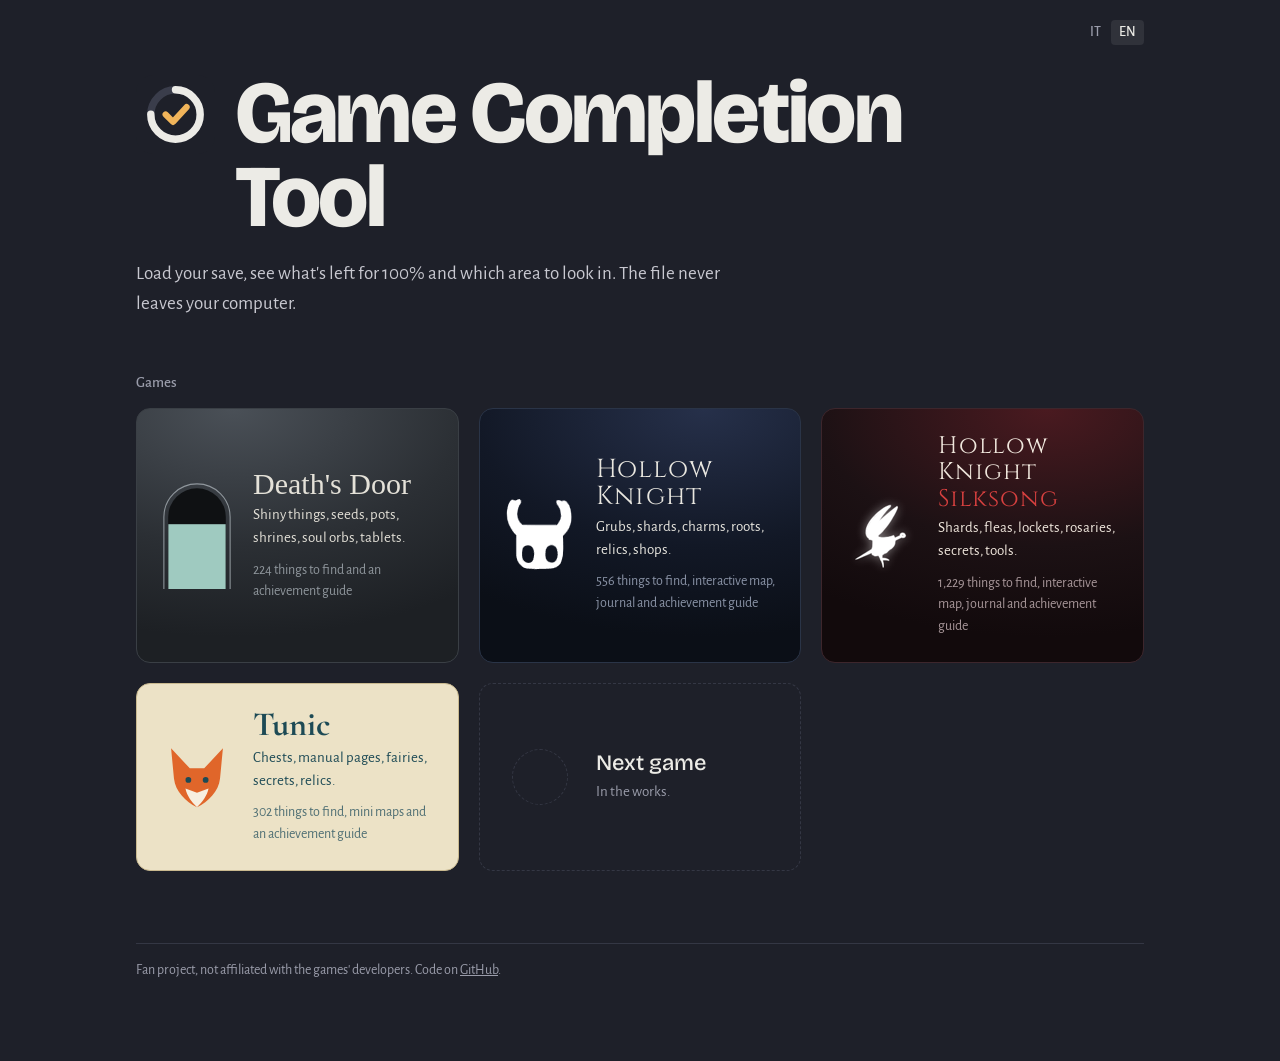
<file: index.html>
<!doctype html>
<html lang="en">
<head>
<meta charset="utf-8">
<meta name="viewport" content="width=device-width, initial-scale=1">
<title>Game Completion Tool</title>
<meta name="description" content="Load your save and see what's left for 100% and where to find it. Death's Door, Hollow Knight, Silksong and Tunic.">
<meta property="og:type" content="website">
<meta property="og:site_name" content="Game Completion Tool">
<meta property="og:title" content="Game Completion Tool">
<meta property="og:description" content="Load your save and see what's left for 100% and where to find it. Death's Door, Hollow Knight, Silksong and Tunic.">
<meta property="og:url" content="https://vincenzomarotta.github.io/game-completion-tool/">
<meta property="og:image" content="https://vincenzomarotta.github.io/game-completion-tool/og.png">
<meta property="og:image:width" content="1200">
<meta property="og:image:height" content="630">
<meta name="twitter:card" content="summary_large_image">
<link rel="icon" href="favicon.svg" type="image/svg+xml">
<link rel="apple-touch-icon" href="apple-touch-icon.png">
<link rel="preconnect" href="https://fonts.googleapis.com">
<link rel="preconnect" href="https://fonts.gstatic.com" crossorigin>
<link href="https://fonts.googleapis.com/css2?family=Bricolage+Grotesque:opsz,wght@12..96,500;12..96,800&family=Alegreya+Sans:wght@400;500&family=IM+Fell+English&family=Cinzel&family=Cormorant+Garamond:wght@700&display=swap" rel="stylesheet">
<style>
:root{
  --bg:#1e2029; --ink:#ecebe6; --dim:#9a9caa; --rule:#343744;
  --display:"Bricolage Grotesque",system-ui,sans-serif; --body:"Alegreya Sans",system-ui,sans-serif;
}
*{box-sizing:border-box}
body{margin:0;background:var(--bg);color:var(--ink);font:17px/1.55 var(--body)}
main{max-width:1040px;margin:0 auto;padding:72px 16px 80px;position:relative}
.lang{position:absolute;top:20px;right:16px;display:flex;gap:2px}
.lang button{font:500 14px var(--body);color:var(--dim);background:none;border:0;padding:4px 8px;cursor:pointer;border-radius:4px}
.lang button[aria-pressed=true]{color:var(--ink);background:rgba(255,255,255,.08)}
:focus-visible{outline:2px solid var(--ink);outline-offset:4px}
h1{font:800 clamp(44px,8vw,88px)/.95 var(--display);letter-spacing:-.03em;margin:0 0 20px;max-width:9em}
h1{display:flex;align-items:flex-start;gap:.22em}
h1 .logo{width:.9em;height:.9em;flex:none;margin-top:.03em}
.lede{font-size:19px;color:#c8c8d0;max-width:32em;margin:0 0 56px}
h2{font:500 15px var(--body);color:var(--dim);margin:0 0 16px}
.shelf{display:grid;grid-template-columns:repeat(auto-fill,minmax(300px,1fr));gap:20px}

/* each game card carries its own game's palette */
.game{display:grid;grid-template-columns:72px 1fr;gap:20px;align-items:center;padding:24px;border-radius:14px;text-decoration:none;color:inherit;min-height:160px}
.game h3{margin:0 0 4px}
.game p{margin:0;font-size:15px}
.game .tracks{margin-top:10px;font-size:14px}

.dd{background:radial-gradient(ellipse 120% 90% at 30% 0%,#4a5057,#2b2f34 60%,#1d2024);color:#e4e1d8;border:1px solid #3a3f45;transition:border-color .2s}
.dd:hover{border-color:#b9eadf}
.dd h3{font:400 30px/1.05 "IM Fell English",Georgia,serif}
.dd .tracks{color:#8f969c}
.dd svg .light{fill:#b9eadf;opacity:.85}
.dd svg .frame{fill:none;stroke:#8f969c;stroke-width:3}
.dd:hover svg .frame{stroke:#b9eadf}

.hk{background:radial-gradient(ellipse 120% 90% at 70% 0%,#26304a,#121826 60%,#0b0f17);color:#e8e6df;border:1px solid #2a3447;transition:border-color .2s}
.hk:hover{border-color:#f4f1e8}
.hk h3{font:400 26px/1.05 "Cinzel",Georgia,serif;letter-spacing:.05em}
.hk .tracks{color:#8a93a6}

.tunic{background:#ece2c6;color:#1d4a55;border:1px solid #c9b98f;transition:box-shadow .2s}
.tunic:hover{box-shadow:4px 4px 0 #c9962e}
.tunic h3{font:700 34px/1 "Cormorant Garamond",Georgia,serif}
.tunic .tracks{color:#4f6f74}

.ss{background:radial-gradient(ellipse 120% 90% at 70% 0%,#4a1a20,#1c1114 60%,#120a0c);color:#efe6dc;border:1px solid #3d262c;transition:border-color .2s}
.ss:hover{border-color:#d6403f}
.ss h3{font:400 24px/1.1 "Cinzel",Georgia,serif;letter-spacing:.04em}
.ss h3 span{color:#d6403f}
.ss .tracks{color:#a8979a}

.soon{border:1.5px dashed var(--rule);color:var(--dim)}
.soon h3{font:500 22px var(--display);color:var(--ink)}
.soon .slot{width:56px;height:56px;border-radius:50%;border:1.5px dashed var(--rule);justify-self:center}

footer{margin-top:72px;font-size:14px;color:var(--dim);border-top:1px solid var(--rule);padding-top:16px}
footer a{color:var(--dim)}
@media (max-width:480px){main{padding-top:48px}.game{grid-template-columns:56px 1fr;padding:20px}}
</style>
</head>
<body>
<main>
<div class="lang" role="group" aria-label="Language"><button type="button" data-lang="it">IT</button><button type="button" data-lang="en">EN</button></div>
<h1><img class="logo" src="favicon.svg" alt="" width="80" height="80"><span>Game Completion Tool</span></h1>
<p class="lede" data-i18n="lede"></p>

<h2 data-i18n="games"></h2>
<div class="shelf">
  <a class="game dd" href="deaths-door/">
    <svg viewBox="0 0 200 300" aria-hidden="true">
      <clipPath id="ddArch"><path d="M20 300V100A80 80 0 0 1 180 100V300Z"/></clipPath>
      <path d="M20 300V100A80 80 0 0 1 180 100V300Z" fill="#0f1113"/>
      <rect class="light" x="0" y="120" width="200" height="180" clip-path="url(#ddArch)"/>
      <path class="frame" d="M8 300V100A92 92 0 0 1 192 100V300"/>
    </svg>
    <div>
      <h3>Death's Door</h3>
      <p data-i18n="ddWhat"></p>
      <p class="tracks" data-i18n="ddCount"></p>
    </div>
  </a>

  <a class="game hk" href="hollow-knight/">
    <img src="knight.png" alt="" width="69" height="74" style="justify-self:center;image-rendering:auto">
    <div>
      <h3>Hollow Knight</h3>
      <p data-i18n="hkWhat"></p>
      <p class="tracks" data-i18n="hkCount"></p>
    </div>
  </a>

  <a class="game ss" href="silksong/">
    <img src="hornet.png" alt="" style="justify-self:center;max-width:72px">
    <div>
      <h3>Hollow Knight <span>Silksong</span></h3>
      <p data-i18n="ssWhat"></p>
      <p class="tracks" data-i18n="ssCount"></p>
    </div>
  </a>

  <a class="game tunic" href="tunic/">
    <svg viewBox="0 0 100 100" aria-hidden="true">
      <path d="M14 10 40 38H60L86 10 82 52C80 70 66 84 50 92 34 84 20 70 18 52Z" fill="#e0662a"/>
      <path d="M50 92C42 84 36 76 34 66L50 72 66 66C64 76 58 84 50 92Z" fill="#f7efe0"/>
      <circle cx="38" cy="54" r="4" fill="#1d4a55"/><circle cx="62" cy="54" r="4" fill="#1d4a55"/>
    </svg>
    <div>
      <h3>Tunic</h3>
      <p data-i18n="tuWhat"></p>
      <p class="tracks" data-i18n="tuCount"></p>
    </div>
  </a>

  <div class="game soon">
    <span class="slot" aria-hidden="true"></span>
    <div>
      <h3 data-i18n="next"></h3>
      <p data-i18n="wip"></p>
    </div>
  </div>
</div>

<footer data-i18n="footer"></footer>
</main>
<script src="i18n.js"></script>
<script>
const GH = '<a href="https://github.com/vincenzomarotta/game-completion-tool">GitHub</a>';
I18N.init({
  it: {
    lede: "Carica il salvataggio, scopri cosa ti manca per il 100% e in quale zona andarlo a cercare. Il file non lascia mai il tuo computer.",
    games: "Giochi", ddWhat: "Oggetti luccicanti, semi, vasi, santuari, sfere d'anima, tavolette.", ddCount: "224 cose da trovare e guida agli obiettivi",
    hkWhat: "Larve, frammenti, amuleti, radici, reliquie, negozi.", hkCount: "556 cose da trovare, mappa interattiva, diario e guida agli obiettivi",
    ssWhat: "Frammenti, pulci, medaglioni, rosari, segreti, strumenti.", ssCount: "1.229 cose da trovare, mappa interattiva, diario e guida agli obiettivi",
    tuWhat: "Forzieri, pagine del manuale, fate, segreti, reliquie.", tuCount: "302 cose da trovare, mini-mappe e guida agli obiettivi",
    next: "Prossimo gioco", wip: "In lavorazione.",
    footer: `Progetto amatoriale, non affiliato con gli sviluppatori dei giochi. Codice su ${GH}.`,
  },
  en: {
    lede: "Load your save, see what's left for 100% and which area to look in. The file never leaves your computer.",
    games: "Games", ddWhat: "Shiny things, seeds, pots, shrines, soul orbs, tablets.", ddCount: "224 things to find and an achievement guide",
    hkWhat: "Grubs, shards, charms, roots, relics, shops.", hkCount: "556 things to find, interactive map, journal and achievement guide",
    ssWhat: "Shards, fleas, lockets, rosaries, secrets, tools.", ssCount: "1,229 things to find, interactive map, journal and achievement guide",
    tuWhat: "Chests, manual pages, fairies, secrets, relics.", tuCount: "302 things to find, mini maps and an achievement guide",
    next: "Next game", wip: "In the works.",
    footer: `Fan project, not affiliated with the games' developers. Code on ${GH}.`,
  },
});
</script>
</body>
</html>
</file>
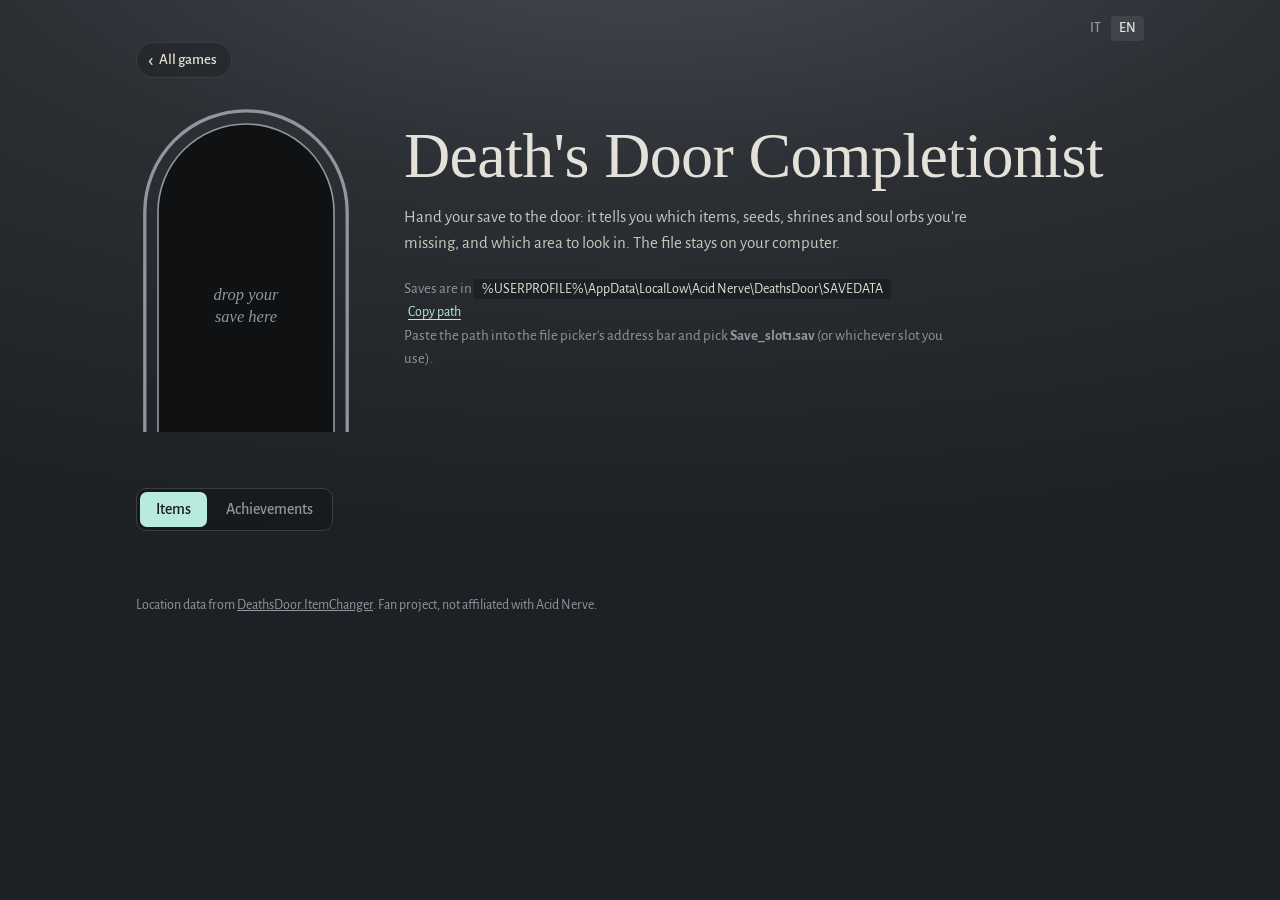
<file: deaths-door/index.html>
<!doctype html>
<html lang="en">
<head>
<meta charset="utf-8">
<meta name="viewport" content="width=device-width, initial-scale=1">
<title>Death's Door Completionist</title>
<meta name="description" content="Load your Death's Door save and see which shiny things, seeds, shrines and tablets are still missing, and where.">
<meta property="og:type" content="website">
<meta property="og:site_name" content="Game Completion Tool">
<meta property="og:title" content="Death's Door Completionist">
<meta property="og:description" content="Load your Death's Door save and see which shiny things, seeds, shrines and tablets are still missing, and where.">
<meta property="og:url" content="https://vincenzomarotta.github.io/game-completion-tool/deaths-door/">
<meta property="og:image" content="https://vincenzomarotta.github.io/game-completion-tool/og.png">
<meta property="og:image:width" content="1200">
<meta property="og:image:height" content="630">
<meta name="twitter:card" content="summary_large_image">
<link rel="icon" href="../favicon.svg" type="image/svg+xml">
<link rel="apple-touch-icon" href="../apple-touch-icon.png">
<link rel="preconnect" href="https://fonts.googleapis.com">
<link rel="preconnect" href="https://fonts.gstatic.com" crossorigin>
<link href="https://fonts.googleapis.com/css2?family=IM+Fell+English:ital@0;1&family=Alegreya+Sans:wght@400;500;700&display=swap" rel="stylesheet">
<link rel="stylesheet" href="../ach.css">
<style>
:root{
  --fog:#2b2f34; --fog-deep:#1d2024; --stone:#3a3f45; --ash:#8f969c;
  --bone:#e4e1d8; --soul:#b9eadf; --ember:#d0473b;
  --display:"IM Fell English",Georgia,serif; --body:"Alegreya Sans",system-ui,sans-serif;
}
*{box-sizing:border-box}
body{
  margin:0;color:var(--bone);font:17px/1.55 var(--body);
  background:var(--fog-deep) radial-gradient(ellipse 120% 70% at 50% -10%,#454b52 0%,var(--fog) 45%,var(--fog-deep) 100%) no-repeat;
  min-height:100vh;
}
main{max-width:1040px;margin:0 auto;padding:48px 16px 80px;position:relative}
:focus-visible{outline:2px solid var(--soul);outline-offset:3px}

/* hero: the door is the upload target */
.hero{display:grid;grid-template-columns:auto 1fr;gap:48px;align-items:center}
.door{position:relative;width:220px;cursor:pointer;display:block}
.door input{position:absolute;opacity:0;width:1px;height:1px}
.door svg{display:block;width:100%;height:auto;overflow:visible}
.door .frame{fill:none;stroke:var(--ash);stroke-width:3;transition:stroke .2s}
.door .void{fill:#0f1113}
.door .light{fill:url(#soulGrad);transition:y 1.6s cubic-bezier(.2,.7,.2,1),height 1.6s cubic-bezier(.2,.7,.2,1)}
.door .pct{font:44px var(--display);fill:var(--bone);text-anchor:middle;opacity:0;transition:opacity .6s 1s}
.door .hint{font:15px var(--display);font-style:italic;fill:var(--ash);text-anchor:middle}
.door.loaded .pct{opacity:1}
.door.loaded .hint{display:none}
.door:hover .frame,.door.over .frame,.door:focus-within .frame{stroke:var(--soul)}
.door.over .void{fill:#16201f}
h1{font:400 clamp(40px,6vw,64px)/1.02 var(--display);margin:0 0 16px;letter-spacing:-.01em}
.lede{max-width:34em;margin:0 0 20px;color:#c9c6bd}
.path{font-size:15px;color:var(--ash);max-width:36em}
.path code{font:14px/1.4 var(--body);color:var(--bone);background:rgba(0,0,0,.25);padding:3px 8px;border-radius:3px;word-break:break-all}
.path button{font:inherit;font-size:14px;background:none;border:0;color:var(--soul);cursor:pointer;padding:0 4px;text-decoration:underline;text-underline-offset:3px}
#err{color:var(--ember);margin-top:12px;min-height:1.5em}

/* results */
#results[hidden]{display:none}
.bar-top{display:flex;flex-wrap:wrap;justify-content:space-between;align-items:baseline;gap:12px;margin:56px 0 24px;border-bottom:1px solid var(--stone);padding-bottom:12px}
.bar-top h2{font:400 30px var(--display);margin:0}
.views{display:flex;gap:4px}
.views button{font:inherit;font-size:15px;color:var(--ash);background:none;border:1px solid transparent;border-radius:999px;padding:4px 14px;cursor:pointer}
.views button[aria-pressed=true]{color:var(--bone);border-color:var(--stone);background:rgba(255,255,255,.04)}
.grid{columns:2 420px;column-gap:40px}
.group{break-inside:avoid;margin:0 0 36px}
.group h3{font:400 23px/1.2 var(--display);margin:0;display:flex;justify-content:space-between;gap:12px;align-items:baseline}
.group h3 .n{font:500 15px var(--body);color:var(--ash);white-space:nowrap}
.group.done h3 .n{color:var(--soul)}
.track{height:3px;background:var(--stone);margin:8px 0 12px}
.track i{display:block;height:100%;background:var(--soul);box-shadow:0 0 8px rgba(185,234,223,.5)}
.sub{font:italic 16px var(--display);color:var(--ash);margin:14px 0 4px}
.group ul{list-style:none;margin:0;padding:0}
.group li{padding:3px 0 3px 18px;position:relative}
.group li::before{content:"";position:absolute;left:2px;top:.72em;width:6px;height:6px;border-radius:50%;background:var(--ember)}
.group li.got{color:var(--ash)}
.group li.got::before{background:var(--soul)}
.group li small{color:var(--ash);font-size:14px}
.note{font-size:15px;color:var(--ash);margin:6px 0 0}
details{margin-top:10px;font-size:15px}
summary{cursor:pointer;color:var(--ash)}
.back{display:inline-flex;align-items:center;gap:6px;margin:-24px 0 24px;color:var(--bone);font-size:15px;font-weight:500;text-decoration:none;border:1px solid var(--stone);border-radius:999px;padding:5px 14px 5px 11px;background:rgba(0,0,0,.2)}
.back::before{content:"‹";font-size:20px;line-height:.8}
.back:hover{border-color:var(--soul)}
.lang{position:absolute;top:16px;right:16px;display:flex;gap:2px}
.lang button{font:500 14px var(--body);color:var(--ash);background:none;border:0;padding:4px 8px;cursor:pointer;border-radius:4px}
.lang button[aria-pressed=true]{color:var(--bone);background:rgba(255,255,255,.08)}
footer{margin-top:64px;font-size:14px;color:var(--ash)}
footer a{color:var(--ash)}

@media (max-width:640px){
  main{padding-top:32px}
  .hero{grid-template-columns:1fr;gap:24px;justify-items:center;text-align:center}
  .door{width:180px}
  .path{margin:0 auto}
}
.tabs{display:flex;gap:3px;width:max-content;margin:56px 0 28px;border:1px solid var(--stone);border-radius:10px;padding:3px;background:rgba(0,0,0,.2)}
.tabs button{font:500 16px var(--body);color:var(--ash);background:none;border:0;border-radius:7px;padding:8px 16px;cursor:pointer}
.tabs button:hover{color:var(--bone)}
.tabs button[aria-selected=true]{color:#15181b;background:var(--soul)}
#tab-ach{--ach-card:rgba(0,0,0,.28);--ach-line:var(--stone);--ach-ink:var(--bone);--ach-dim:var(--ash);--ach-accent:var(--ember);--ach-done:var(--soul)}
#tab-ach[hidden],#tab-items[hidden]{display:none}
@media (prefers-reduced-motion:reduce){*{transition:none!important}}
</style>
</head>
<body>
<main>
<div class="lang" role="group" aria-label="Language"><button type="button" data-lang="it">IT</button><button type="button" data-lang="en">EN</button></div>
<a class="back" href="../" data-i18n="back">All games</a>
<section class="hero">
  <label class="door" id="door">
    <input type="file" accept=".sav,.bak" data-i18n-aria="upload">
    <svg viewBox="0 0 200 300" aria-hidden="true">
      <defs>
        <linearGradient id="soulGrad" x1="0" y1="1" x2="0" y2="0">
          <stop offset="0" stop-color="#b9eadf" stop-opacity=".95"/>
          <stop offset="1" stop-color="#b9eadf" stop-opacity=".35"/>
        </linearGradient>
        <clipPath id="arch"><path d="M20 300V100A80 80 0 0 1 180 100V300Z"/></clipPath>
      </defs>
      <path class="void" d="M20 300V100A80 80 0 0 1 180 100V300Z"/>
      <rect class="light" id="light" x="0" y="300" width="200" height="0" clip-path="url(#arch)"/>
      <path class="frame" d="M8 300V100A92 92 0 0 1 192 100V300"/>
      <path class="frame" d="M20 300V100A80 80 0 0 1 180 100V300" style="stroke-width:1.5"/>
      <text class="hint" x="100" y="180" data-i18n="hint1"></text>
      <text class="hint" x="100" y="200" data-i18n="hint2"></text>
      <text class="pct" id="pct" x="100" y="190"></text>
    </svg>
  </label>
  <div>
    <h1>Death's Door Completionist</h1>
    <p class="lede" data-i18n="lede"></p>
    <p class="path"><span data-i18n="pathA"></span> <code id="p">%USERPROFILE%\AppData\LocalLow\Acid Nerve\DeathsDoor\SAVEDATA</code><button id="cp" type="button" data-i18n="copy"></button><br><span data-i18n="pathB"></span></p>
    <div id="err" role="alert"></div>
  </div>
</section>

<nav class="tabs" role="tablist">
  <button type="button" role="tab" data-tab="items" aria-selected="true" data-i18n="tabItems"></button>
  <button type="button" role="tab" data-tab="ach" aria-selected="false" data-i18n="tabAch"></button>
</nav>
<div id="tab-items">
<section id="results" hidden>
  <div class="bar-top">
    <h2 id="total"></h2>
    <div class="views" role="group" data-i18n-aria="groupBy">
      <button type="button" data-view="cat" aria-pressed="true" data-i18n="byCat"></button>
      <button type="button" data-view="zone" aria-pressed="false" data-i18n="byZone"></button>
    </div>
  </div>
  <div class="grid" id="out"></div>
</section>
</div>
<section id="tab-ach" hidden></section>

<footer data-i18n="footer"></footer>
</main>
<script src="../i18n.js"></script>
<script src="achievements.js"></script>
<script src="guide.js"></script>
<script src="../ach.js"></script>
<script>
// [name, area, saveKey] per category; derived from DeathsDoor.ItemChanger's location table
const DATA = {"Armi":[["Rogue Daggers","Estate of the Urn Witch","daggers"],["Discarded Umbrella","Hall of Doors","umbrella"],["Reaper's Greatsword","Stranded Sailor","sword_heavy"],["Thunder Hammer","Mushroom Dungeon","hammer"]],"Magie e potenziamenti":[["Fire (Avarice)","Ceramic Manor","unlocked_fire"],["Bomb (Avarice)","Mushroom Dungeon","unlocked_bombs"],["Hookshot (Avarice)","Flooded Fortress","unlocked_hookshot"],["Fire Silent Servant","","upgraded_fire"],["Bomb Silent Servant","","upgraded_bombs"],["Hookshot Silent Servant","","upgraded_hookshot"],["Arrow Silent Servant","","upgraded_arrows"]],"Anime giganti":[["Betty","Betty's Lair","soul_yeti"],["Frog King","Throne of the Frog King","soul_frog"],["Grandma","Urn Witch's Laboratory","soul_gran"]],"Oggetti luccicanti":[["Engagement Ring","Ceramic Manor","drop_trinket_ring"],["Old Compass","Lost Cemetery","drop_trinket_compass"],["Incense","Lost Cemetery","drop_trinket_incense"],["Undying Blossom","Lost Cemetery","drop_trinket_flower"],["Old Photograph","Ceramic Manor","drop_trinket_photo"],["Sludge-Filled Urn","Estate of the Urn Witch","drop_trinket_elixir"],["Token of Death","Lost Cemetery","drop_trinket_coin"],["Rusty Garden Trowel","Estate of the Urn Witch","drop_trinket_trowel"],["Captain's Log","Stranded Sailor","drop_trinket_journal"],["Giant Arrowhead","Throne of the Frog King","drop_trinket_arrow"],["Malformed Seed","Overgrown Ruins","drop_trinket_seed"],["Corrupted Antler","Mushroom Dungeon","drop_trinket_antler"],["Magical Forest Horn","Overgrown Ruins","drop_trinket_basoon"],["Ancient Crown","Castle Lockstone","drop_trinket_crown"],["Grunt's Old Mask","Stranded Sailor","drop_trinket_mask"],["Ancient Door Scale Model","Hall of Doors","drop_trinket_door_old"],["Modern Door Scale Model","Hall of Doors","drop_trinket_door_new"],["Rusty Belltower Key","Hall of Doors","drop_trinket_rusty_key"],["Surveillance Device","Hall of Doors","drop_trinket_surv"],["Shiny Medallion","Camp of the Free Crows","drop_trinket_medal"],["Ink-Covered Teddy Bear","Stranded Sailor","drop_trinket_teddy"],["Death's Contract","Castle Lockstone","drop_trinket_contract"],["Makeshift Soul Key","Grove of Spirits","drop_trinket_soulkey"],["Mysterious Locket","Old Watchtowers","drop_trinket_locket"]],"Santuari (vita/magia)":[["Heart Shrine-Cemetery Behind Entrance","Lost Cemetery","shrine_graveyardhookshot"],["Magic Shrine-Cemetery After Smough Arena","Lost Cemetery","shrine_graveyardbomb"],["Heart Shrine-Cemetery Winding Bridge End","Lost Cemetery","shrine_graveyardturncam"],["Heart Shrine-Hookshot Arena","Stranded Sailor","shrine_sailorhookshot"],["Magic Shrine-Sailor Turncam","Stranded Sailor","shrine_sailorturncam"],["Magic Shrine-Lockstone Secret West","Castle Lockstone","shrine_fortress"],["Heart Shrine-Camp Ice Skating","Camp of the Free Crows","shrine_icechallenge"],["Magic Shrine-Ruins Hookshot Arena","Overgrown Ruins","shrine_foresthookshot"],["Magic Shrine-Ruins Turncam","Overgrown Ruins","shrine_forestturncam"],["Heart Shrine-Dungeon Water Arena","Mushroom Dungeon","shrine_dungeonbomb"],["Heart Shrine-Ruins Sewer","Overgrown Ruins","shrine_forestsewer"],["Magic Shrine-Fortress Bow Secret","Flooded Fortress","shrine_swamp"],["Magic Shrine-Estate Left of Manor","Estate of the Urn Witch","shrine_gardenturncam"],["Heart Shrine-Garden of Life","Estate of the Urn Witch","shrine_gardendrop"],["Magic Shrine-Manor Bathroom Puzzle","Ceramic Manor","shrine_mansionreflection"],["Heart Shrine-Furnace Cart Puzzle","Furnace Observation Rooms","shrine_basement"]],"Tavolette e gufi":[["Red Ancient Tablet of Knowledge","Flooded Fortress","drop_truthtablet_1"],["Yellow Ancient Tablet of Knowledge","Overgrown Ruins","drop_truthtablet_2"],["Green Ancient Tablet of Knowledge","Estate of the Urn Witch","drop_truthtablet_3"],["Cyan Ancient Tablet of Knowledge","Lost Cemetery","drop_truthtablet_4"],["Blue Ancient Tablet of Knowledge","Old Watchtowers","drop_truthtablet_5"],["Purple Ancient Tablet of Knowledge","Lost Cemetery","drop_truthtablet_6"],["Estate Owl","Estate of the Urn Witch","drop_truthshard_1"],["Ruins Owl","Overgrown Ruins","drop_truthshard_2"],["Watchtowers Owl","Old Watchtowers","drop_truthshard_3"]],"Semi della vita":[["Cemetery Broken Bridge","Lost Cemetery","drop_seed_graveyardbrokenbridge"],["Catacombs Tower","Lost Cemetery","drop_seed_graveyardtower"],["Cemetery Left of Main Entrance","Lost Cemetery","drop_seed_graveyardbuilding"],["Cemetery Near Tablet Gate","Lost Cemetery","drop_seed_graveyardcliff"],["Between Cemetery and Sailor","Lost Cemetery","drop_seed_cavescrate"],["Sailor Upper","Stranded Sailor","drop_seed_sailormountain"],["Lockstone Upper East","Castle Lockstone","drop_seed_castlegardeneast"],["Lockstone Soul Door","Castle Lockstone","drop_seed_castledoor"],["Lockstone Behind Bars","Castle Lockstone","drop_seed_castleelevator"],["Lockstone Entrance West","Castle Lockstone","drop_seed_castlegardenwest"],["Lockstone North","Castle Lockstone","drop_seed_castleeast"],["Camp Ledge With Huts","Camp of the Free Crows","drop_seed_crowcavesledge"],["Camp Stall","Camp of the Free Crows","drop_seed_crowcampstall"],["Camp Rooftops","Camp of the Free Crows","drop_seed_fortressexteriorcrate"],["Watchtowers Ice Skating","Old Watchtowers","drop_seed_mountaintopsice"],["Watchtowers Tablet Door","Old Watchtowers","drop_seed_mountaintopstruth"],["Watchtowers Archer Platform","Old Watchtowers","drop_seed_mountaintopshookshot"],["Watchtowers Boxes","Old Watchtowers","drop_seed_mountaintopsroute1"],["Dungeon Fire Puzzle Near Water Arena","Mushroom Dungeon","drop_seed_dungeonconnect"],["Ruins Lord of Doors Arena","Overgrown Ruins","drop_seed_forestgargoyle"],["Ruins Fire Plant Corridor","Overgrown Ruins","drop_seed_forestcorridor"],["Dungeon Water Arena Left Exit","Mushroom Dungeon","drop_seed_dungeontwindoor"],["Ruins Right Middle","Overgrown Ruins","drop_seed_forestmiddle"],["Ruins On Settlement Wall","Overgrown Ruins","drop_seed_forestvillage"],["Ruins Behind Boxes","Overgrown Ruins","drop_seed_forestintro"],["Ruins Down Through Bomb Wall","Overgrown Ruins","drop_seed_forestdrop"],["Dungeon Above Rightmost Crow","Mushroom Dungeon","drop_seed_dungeoneastexit"],["Dungeon Right Above Key","Mushroom Dungeon","drop_seed_dungeonprisonbreak"],["Dungeon Avarice Bridge","Mushroom Dungeon","drop_seed_dungeonbridge"],["Fortress Watchtower","Flooded Fortress","drop_seed_swampwatchtower"],["Fortress Statue","Flooded Fortress","drop_seed_swampstatue"],["Fortress Bridge","Flooded Fortress","drop_seed_swampbridge"],["Fortress Intro Crate","Flooded Fortress","drop_seed_swampintrocrate"],["Fortress East After Statue","Flooded Fortress","drop_seed_swampintroeast"],["Estate Family Tomb","Estate of the Urn Witch","drop_seed_gardennorthwest"],["Estate Entrance","Estate of the Urn Witch","drop_seed_gardenintrostart"],["Estate Hedge Gaps","Estate of the Urn Witch","drop_seed_gardenbush"],["Garden of Joy","Estate of the Urn Witch","drop_seed_gardensouthwest"],["Manor Boxes","Ceramic Manor","drop_seed_mansionsquareroom"],["Manor Near Brazier","Ceramic Manor","drop_seed_mansionrightshelves"],["Manor Below Big Pot Arena","Ceramic Manor","drop_seed_ballroom"],["Manor Rafters","Ceramic Manor","drop_seed_mansionattic"],["Manor Main Room Upper","Ceramic Manor","drop_seed_mansioncentre"],["Manor Spinny Pot Room","Ceramic Manor","drop_seed_mansionleftshelves"],["Manor Library Shelf","Ceramic Manor","drop_seed_mansionlibraryshelves"],["Cart Puzzle","Furnace Observation Rooms","drop_seed_basementshrineabyss"],["Furnace Entrance","Furnace Observation Rooms","drop_seed_basementintro"],["Inner Furnace Horizontal Pistons","Inner Furnace","drop_seed_basementplague1"],["Inner Furnace Conveyor Bridge","Inner Furnace","drop_seed_basementconveyor"],["Inner Furnace Conveyor Gauntlet","Inner Furnace","drop_seed_basementplague2"]],"Sfere d'anima":[["Fire Return Upper","Hall of Doors","drop_dropsoul_HoDfirereturn1"],["Hookshot Secret","Hall of Doors","drop_dropsoul_hodhookshotsecret"],["Bomb Return","Hall of Doors","drop_dropsoul_hodbombreturn"],["Bomb Secret","Hall of Doors","drop_dropsoul_hodbombsecret"],["Hookshot Return","Hall of Doors","drop_dropsoul_hookshotreturn"],["Fire Return Lower","Hall of Doors","drop_dropsoul_hodfirereturn2"],["Fire Secret","Hall of Doors","drop_dropsoul_hodfiresecret"],["Catacombs Exit","Lost Cemetery","drop_dropsoul_catacombsexit"],["Cemetery Hookshot Towers","Lost Cemetery","drop_dropsoul_graveyardhookshot"],["Cemetery Under Bridge","Lost Cemetery","drop_dropsoul_graveyardbridge"],["Cemetery East Tree","Lost Cemetery","drop_dropsoul_graveyardtree"],["Cemetery Winding Bridge End","Lost Cemetery","drop_dropsoul_graveyardbridgeroom"],["Catacombs Room 2","Lost Cemetery","drop_dropsoul_catacombs2"],["Catacombs Room 1","Lost Cemetery","drop_dropsoul_catacombs1"],["Cemetery Gated Sewer","Lost Cemetery","drop_dropsoul_graveyardsewer"],["Catacombs Entrance","Lost Cemetery","drop_dropsoul_catacombsentrance"],["Cemetery Cave","Lost Cemetery","drop_dropsoul_graveyardcave"],["Sailor Turncam","Stranded Sailor","drop_dropsoul_sailorturncam"],["North Lockstone Sewer","Castle Lockstone","drop_dropsoul_castlesewer2"],["Lockstone Hookshot North","Castle Lockstone","drop_dropsoul_castlehookshoteast"],["Lockstone Exit","Castle Lockstone","drop_dropsoul_castleexit"],["West Lockstone Sewer","Castle Lockstone","drop_dropsoul_castlesewer1"],["Camp Rooftops","Camp of the Free Crows","drop_dropsoul_fortressexterior"],["Camp Broken Bridge","Camp of the Free Crows","drop_dropsoul_crowcavesbridge"],["Watchtowers Behind Barb Elevator","Old Watchtowers","drop_dropsoul_mountaintopsturncam"],["Dungeon Vine","Mushroom Dungeon","drop_dropsoul_dungeonpeek"],["Ruins Stump","Overgrown Ruins","drop_dropsoul_forestcolliseumhookshot"],["Ruins Outside Left Dungeon Exit","Overgrown Ruins","drop_dropsoul_forestraised"],["Dungeon Cobweb","Mushroom Dungeon","drop_dropsoul_dungeoncobweb"],["Ruins Left After Key Door","Overgrown Ruins","drop_dropsoul_forestcorner"],["Ruins Lower Bomb Wall","Overgrown Ruins","drop_dropsoul_forestblocked"],["Ruins Lord of Doors Arena Hookshot","Overgrown Ruins","drop_dropsoul_forestnorthhookshot"],["Dungeon Lower Entrance","Mushroom Dungeon","drop_dropsoul_swamproute"],["Ruins Upper Above Horn","Overgrown Ruins","drop_dropsoul_forestcolliseum"],["Ruins Above Three Plants","Overgrown Ruins","drop_dropsoul_forestvine"],["Ruins Up Turncam Ladder","Overgrown Ruins","drop_dropsoul_forestladder"],["Ruins Above Entrance Gate","Overgrown Ruins","drop_dropsoul_forestentrancewall"],["Ruins Upper Bomb Wall","Overgrown Ruins","drop_dropsoul_forestbomber"],["Dungeon Left Exit Shelf","Mushroom Dungeon","drop_dropsoul_dungeonshelfdrop"],["Ruins Lower Hookshot","Overgrown Ruins","drop_dropsoul_forestintrohookshot"],["Fortress Bomb","Flooded Fortress","drop_dropsoul_swampbomb"],["Fortress Hidden Sewer","Flooded Fortress","drop_dropsoul_swampsewer"],["Fortress Drop","Flooded Fortress","drop_dropsoul_swampdrop"],["Estate Access Crypt","Lost Cemetery","drop_dropsoul_cryptgrave"],["Estate Balcony","Estate of the Urn Witch","drop_dropsoul_gardenbalcony"],["Garden of Love Turncam","Estate of the Urn Witch","drop_dropsoul_gardenturncam"],["Garden of Life Hookshot Loop","Estate of the Urn Witch","drop_dropsoul_gardennorthhookshot"],["Garden of Love Bomb Walls","Estate of the Urn Witch","drop_dropsoul_familytombbomb"],["Garden of Life Bomb Wall","Estate of the Urn Witch","drop_dropsoul_gardenknight"],["Estate Broken Boardwalk","Estate of the Urn Witch","drop_dropsoul_gardensouthhookshot"],["Estate Secret Cave","Estate of the Urn Witch","drop_dropsoul_gardencave"],["Estate Twin Benches","Estate of the Urn Witch","drop_dropsoul_gardensbenches"],["Estate Sewer Middle","Estate of the Urn Witch","drop_dropsoul_gardensewerroute1"],["Estate Sewer End","Estate of the Urn Witch","drop_dropsoul_gardensewerroute2"],["Garden of Peace","Estate of the Urn Witch","drop_dropsoul_gardensouthbomb"],["Manor Imp Loft","Ceramic Manor","drop_dropsoul_mansionladder"],["Manor Library Shelf","Ceramic Manor","drop_dropsoul_mansionlibrary"],["Manor Chandelier","Ceramic Manor","drop_chand_souls"],["Furnace Lantern Chain","Furnace Observation Rooms","drop_dropsoul_basementlanternchain"],["Small Room","Furnace Observation Rooms","drop_dropsoul_basementsmallroom"],["Furnace Entrance Sewer","Furnace Observation Rooms","drop_dropsoul_basementsewer"]]};

// ponytail: pots are only counted per zone, the plant_* keys don't map 1:1 to known pot names
const POTS = [
  ["Lost Cemetery / Estate / Silent Servants", /^plant_(graveyard|preservant|secret|garden)/, ["Outside Catacombs Exit","Catacombs Room 2","Cemetery Right Arena","Cemetery Summit","Cemetery Central Arena","Bomb Silent Servant","Fire Silent Servant","Hookshot Silent Servant (Stranded Sailor)","Estate Door","Garden of Joy","Garden of Peace","Garden of Love Entrance","Garden of Love Hidden Left","Garden of Love Hidden Right","Garden of Life"]],
  ["Ceramic Manor", /^plant_mansion/, ["Lobby","Rafters","Imp Loft","Post Dining","Library","Bedroom"]],
  ["Inner Furnace", /^plant_basement/, ["Burner 2","Burner 3","Islands","Burner 8","Final"]],
  ["Castle Lockstone", /^plant_castle/, ["West Crow","West Keyed Crow","Entrance","East Crow"]],
  ["Camp of the Free Crows", /^plant_fortressexterior/, ["Castle Door"]],
  ["Old Watchtowers", /^plant_mountaintops/, ["First","Barb Elevator","Lasers Arena","Owl","Cave Entrance"]],
  ["Overgrown Ruins", /^plant_forest/, ["Key","Fire Plant Corridor","Right Arena","Sewer","Left of Lord of Doors Arena"]],
  ["Mushroom Dungeon", /^plant_dungeon/, ["Cobweb Room","Water Arena","Hall","Rightmost Crow"]],
  ["Flooded Fortress", /^plant_swamp/, ["Main Gate","U Turn","Breakable Bridges","Bridge","Exit"]],
];
const POT_CAT = "Vasi piantati";

const STRINGS = {
  it: {
    tabItems: "Oggetti", tabAch: "Obiettivi",
    back: "Tutti i giochi", upload: "Carica il salvataggio di Death's Door",
    hint1: "trascina qui", hint2: "il salvataggio",
    lede: "Dai il tuo salvataggio alla porta: ti dice quali oggetti, semi, santuari e sfere d'anima mancano, e in quale zona andarli a cercare. Il file resta sul tuo computer.",
    pathA: "I salvataggi sono in", copy: "Copia percorso", copied: "Copiato",
    pathB: "Incolla il percorso nella barra del selettore file e scegli <b>Save_slot1.sav</b> (o lo slot che usi).",
    groupBy: "Raggruppa", byCat: "Per categoria", byZone: "Per zona",
    footer: 'Dati delle posizioni da <a href="https://github.com/dpinela/DeathsDoor.ItemChanger">DeathsDoor.ItemChanger</a>. Progetto amatoriale, non affiliato con Acid Nerve.',
    notSave: "Questo file non è un salvataggio di Death's Door. Scegli un file Save_slotN.sav dalla cartella SAVEDATA.",
    found: (g, n) => `${g} di ${n} trovati`, of: "di", done: "Completo.", have: n => `Già presi (${n})`, other: "Altro",
    pots: n => (n === 1 ? "Un vaso" : n + " vasi") + " da piantare",
    potNote: names => `Il gioco non salva quale vaso: è uno tra ${names}.`,
  },
  en: {
    tabItems: "Items", tabAch: "Achievements",
    back: "All games", upload: "Load your Death's Door save",
    hint1: "drop your", hint2: "save here",
    lede: "Hand your save to the door: it tells you which items, seeds, shrines and soul orbs you're missing, and which area to look in. The file stays on your computer.",
    pathA: "Saves are in", copy: "Copy path", copied: "Copied",
    pathB: "Paste the path into the file picker's address bar and pick <b>Save_slot1.sav</b> (or whichever slot you use).",
    groupBy: "Group by", byCat: "By category", byZone: "By area",
    footer: 'Location data from <a href="https://github.com/dpinela/DeathsDoor.ItemChanger">DeathsDoor.ItemChanger</a>. Fan project, not affiliated with Acid Nerve.',
    notSave: "This isn't a Death's Door save. Pick a Save_slotN.sav file from the SAVEDATA folder.",
    found: (g, n) => `${g} of ${n} found`, of: "of", done: "Complete.", have: n => `Already found (${n})`, other: "Other",
    pots: n => (n === 1 ? "One pot" : n + " pots") + " left to plant",
    potNote: names => `The save doesn't record which pot: it's one of ${names}.`,
  },
};
const CAT_EN = {
  "Armi": "Weapons", "Magie e potenziamenti": "Spells and upgrades", "Anime giganti": "Giant souls",
  "Oggetti luccicanti": "Shiny things", "Santuari (vita/magia)": "Shrines (vitality/magic)",
  "Tavolette e gufi": "Tablets and owls", "Semi della vita": "Life seeds", "Sfere d'anima": "Soul orbs",
  "Vasi piantati": "Planted pots",
};
const t = I18N.t;
const label = s => I18N.lang === "en" ? CAT_EN[s] ?? s : s;

// GameSave is a .NET BinaryFormatter blob: boolKeys is a List<string> of unlocked keys,
// intKeys a List<IntKey{id,value}>. Pull every string record and split by where IntKey starts.
function parseSave(buf) {
  const d = new Uint8Array(buf), dv = new DataView(buf);
  const find = s => {
    const t = [...s].map(c => c.charCodeAt(0));
    outer: for (let i = 0; i <= d.length - t.length; i++) {
      for (let j = 0; j < t.length; j++) if (d[i + j] !== t[j]) continue outer;
      return i;
    }
    return -1;
  };
  const a = find("GameSave+IntKey[]"), b = find("\x0fGameSave+IntKey\x02");
  if (a < 0 || b < 0) throw new Error(t("notSave"));
  const bools = new Set(), ints = {};
  for (let p = a; p < d.length - 6; p++) {
    const n = d[p + 5];
    if (d[p] !== 6 || n < 1 || n > 127 || p + 6 + n > d.length) continue;
    const bytes = d.subarray(p + 6, p + 6 + n);
    if (bytes.some(c => c < 32 || c > 126)) continue;
    const s = String.fromCharCode(...bytes), e = p + 6 + n;
    if (p < b) bools.add(s);
    else if (e + 4 <= d.length) ints[s] = dv.getInt32(e, true);
    p = e - 1;
  }
  return { bools, ints, has: k => bools.has(k) || (ints[k] | 0) > 0 };
}

const esc = s => s.replace(/[&<>]/g, c => ({ "&": "&amp;", "<": "&lt;", ">": "&gt;" })[c]);

// Flatten everything into rows {cat, area, name, got}; pots become one row per missing/planted slot.
function evaluate(save) {
  const rows = [];
  for (const [cat, items] of Object.entries(DATA))
    for (const [name, area, key] of items) rows.push({ cat, area, name, got: save.has(key) });
  for (const [zone, re, names] of POTS) {
    const n = Math.min([...save.bools].filter(k => re.test(k)).length, names.length);
    names.forEach((_, i) => rows.push({ cat: POT_CAT, area: zone, name: null, names, got: i < n }));
  }
  return rows;
}

function groupBy(rows, key) {
  const m = new Map();
  for (const r of rows) (m.get(r[key]) ?? m.set(r[key], []).get(r[key])).push(r);
  return [...m];
}

function list(rows, sub) {
  const named = rows.filter(r => r.name);
  const pots = rows.filter(r => !r.name);
  let html = "";
  if (named.length) html += `<ul>${named.map(r => `<li class="${r.got ? "got" : ""}">${esc(r.name)}${sub ? ` <small>${esc(sub === "cat" ? label(r.cat) : r.area || t("other"))}</small>` : ""}</li>`).join("")}</ul>`;
  for (const [zone, ps] of groupBy(pots, "area")) {
    const miss = ps.filter(p => !p.got).length;
    if (!miss) continue;
    html += `<ul><li>${t("pots", miss)}${sub ? ` <small>${esc(sub === "cat" ? label(POT_CAT) : zone)}</small>` : ""}</li></ul>
      <p class="note">${t("potNote", ps[0].names.map(esc).join(", "))}</p>`;
  }
  return html;
}

function group(title, rows, inner, sub) {
  const got = rows.filter(r => r.got).length, done = got === rows.length;
  const missing = rows.filter(r => !r.got), have = rows.filter(r => r.got && r.name);
  return `<section class="group${done ? " done" : ""}">
    <h3>${esc(title)}<span class="n">${got} ${t("of")} ${rows.length}</span></h3>
    <div class="track"><i style="width:${(100 * got / rows.length).toFixed(1)}%"></i></div>
    ${done ? `<p class="note">${t("done")}</p>` : inner(missing)}
    ${have.length && !done ? `<details><summary>${t("have", have.length)}</summary>${list(have, sub)}</details>` : ""}
  </section>`;
}

let rows = [], view = "cat", lastSave = null;

// Achievements the save can answer: whole categories done, or a single unlock key.
const allIn = cat => { const r = rows.filter(x => x.cat === cat); return r.length > 0 && r.every(x => x.got); };
const DD_ACH = {
  ach_shiny: () => allIn("Oggetti luccicanti"), ach_weapons: () => allIn("Armi"), ach_shrines: () => allIn("Santuari (vita/magia)"),
  ach_plants: () => allIn("Semi della vita") && allIn(POT_CAT),
  ach_owls: s => ["drop_truthshard_1", "drop_truthshard_2", "drop_truthshard_3"].every(k => s.has(k)),
  ach_fire: s => s.has("upgraded_fire"), ach_bomb: s => s.has("upgraded_bombs"), ach_hook: s => s.has("upgraded_hookshot"), ach_arrow: s => s.has("upgraded_arrows"),
};
ACH_UI.init(document.getElementById("tab-ach"), { check: k => !lastSave ? undefined : DD_ACH[k] ? DD_ACH[k](lastSave) : null });

function render() {
  const [key, other] = view === "cat" ? ["cat", "area"] : ["area", "cat"];
  const groups = groupBy(rows, key).sort((a, b) =>
    (a[1].every(r => r.got) - b[1].every(r => r.got)));
  const name = (k, v) => k === "cat" ? label(v) : v || t("other");
  document.getElementById("total").textContent = t("found", rows.filter(r => r.got).length, rows.length);
  document.getElementById("out").innerHTML = groups.map(([title, rs]) =>
    group(name(key, title), rs, miss => groupBy(miss, other).map(([g, r]) =>
      `<p class="sub">${esc(name(other, g))}</p>${list(r)}`).join(""), other)).join("");
}

function show(save) {
  rows = evaluate(save);
  lastSave = save;
  ACH_UI.draw();
  const pct = 100 * rows.filter(r => r.got).length / rows.length;
  document.getElementById("pct").textContent = Math.floor(pct) + "%";
  const light = document.getElementById("light"), h = 300 * pct / 100;
  light.setAttribute("y", 300 - h);
  light.setAttribute("height", h);
  document.getElementById("door").classList.add("loaded");
  document.getElementById("results").hidden = false;
  render();
}

async function load(file) {
  const err = document.getElementById("err");
  err.textContent = "";
  try { show(parseSave(await file.arrayBuffer())); }
  catch (e) { err.textContent = e.message; }
}

const door = document.getElementById("door");
door.querySelector("input").onchange = e => e.target.files[0] && load(e.target.files[0]);
door.ondragover = e => { e.preventDefault(); door.classList.add("over"); };
door.ondragleave = () => door.classList.remove("over");
door.ondrop = e => { e.preventDefault(); door.classList.remove("over"); e.dataTransfer.files[0] && load(e.dataTransfer.files[0]); };
document.getElementById("cp").onclick = e => {
  navigator.clipboard?.writeText(document.getElementById("p").textContent);
  e.target.textContent = t("copied");
};
document.querySelectorAll(".views button").forEach(b => b.onclick = () => {
  view = b.dataset.view;
  document.querySelectorAll(".views button").forEach(x => x.setAttribute("aria-pressed", x === b));
  render();
});

function showTab(name) {
  document.querySelectorAll(".tabs button").forEach(b => b.setAttribute("aria-selected", b.dataset.tab === name));
  document.getElementById("tab-items").hidden = name !== "items";
  document.getElementById("tab-ach").hidden = name !== "ach";
}
document.querySelector(".tabs").addEventListener("click", e => { const b = e.target.closest("[data-tab]"); if (b) showTab(b.dataset.tab); });
I18N.init(STRINGS, () => {
  ACH_UI.draw();
  document.getElementById("err").textContent = "";
  if (rows.length) render();
});
</script>
</body>
</html>
</file>
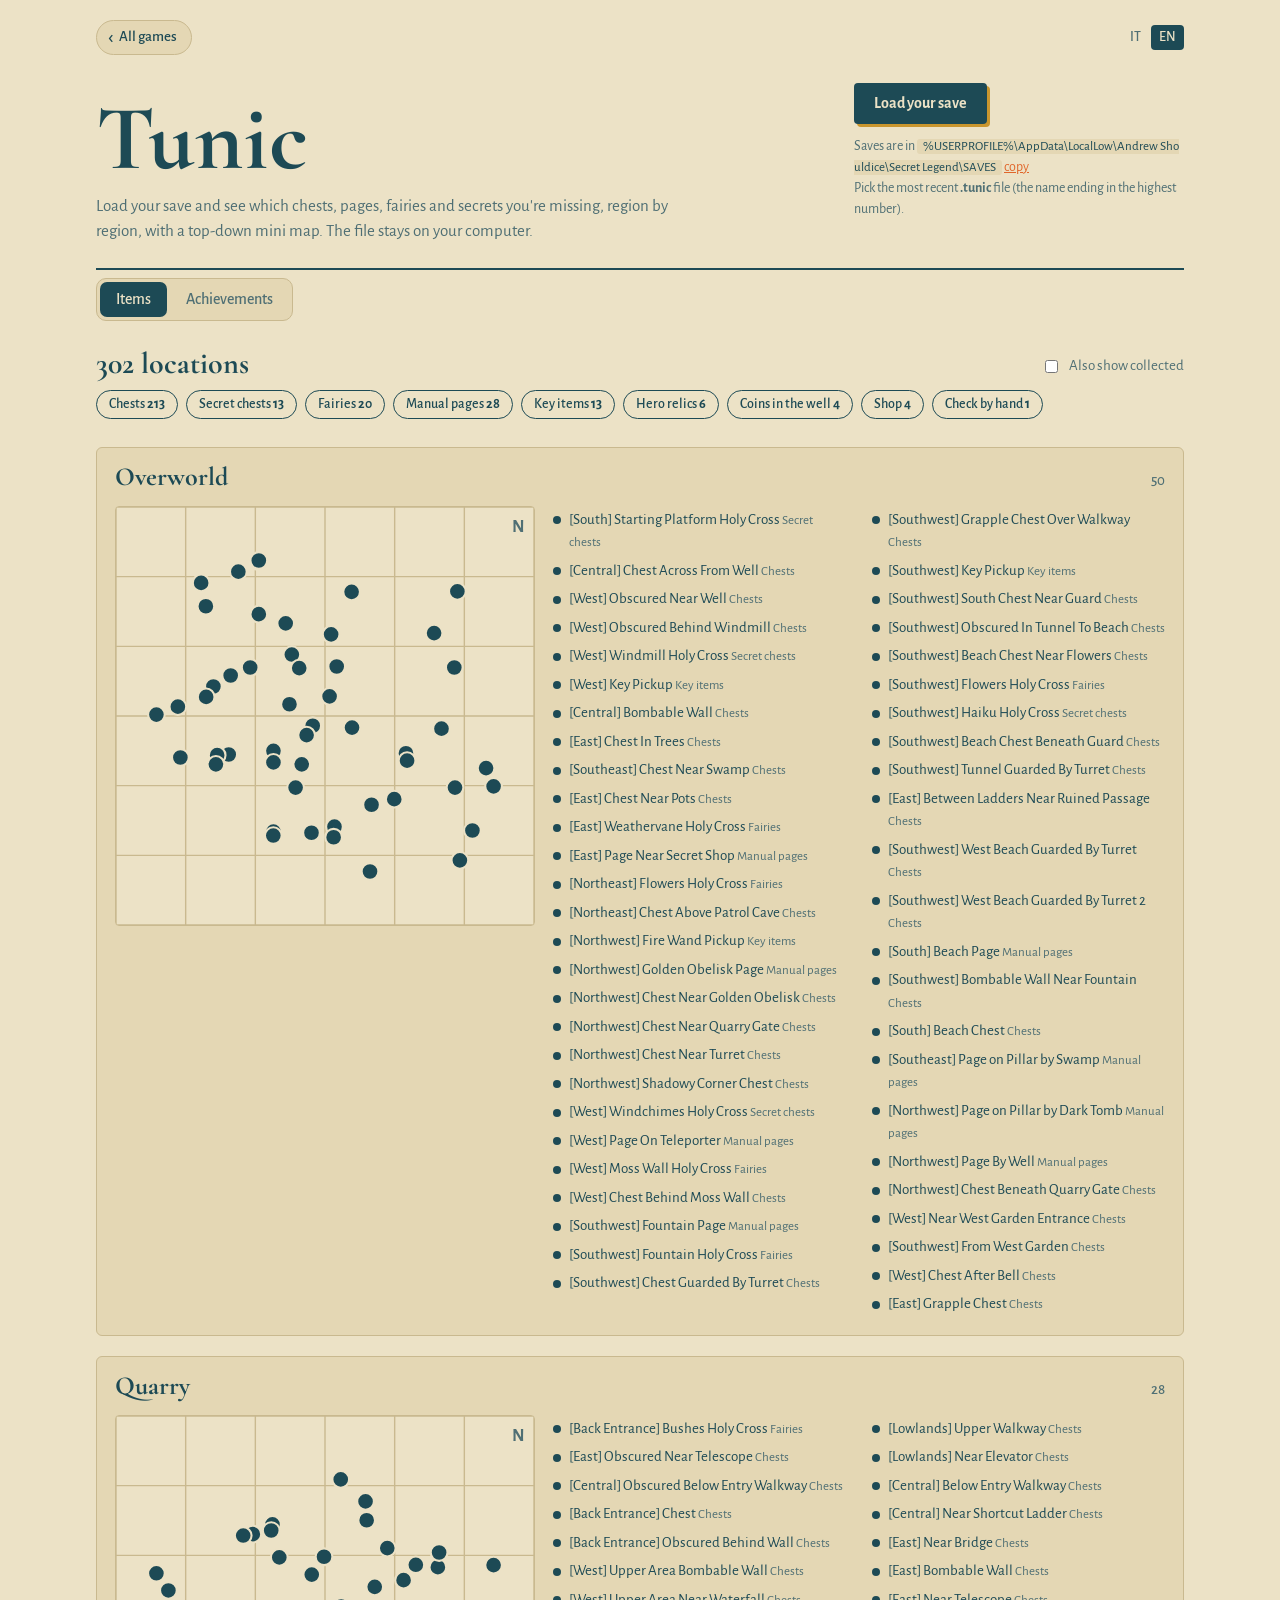
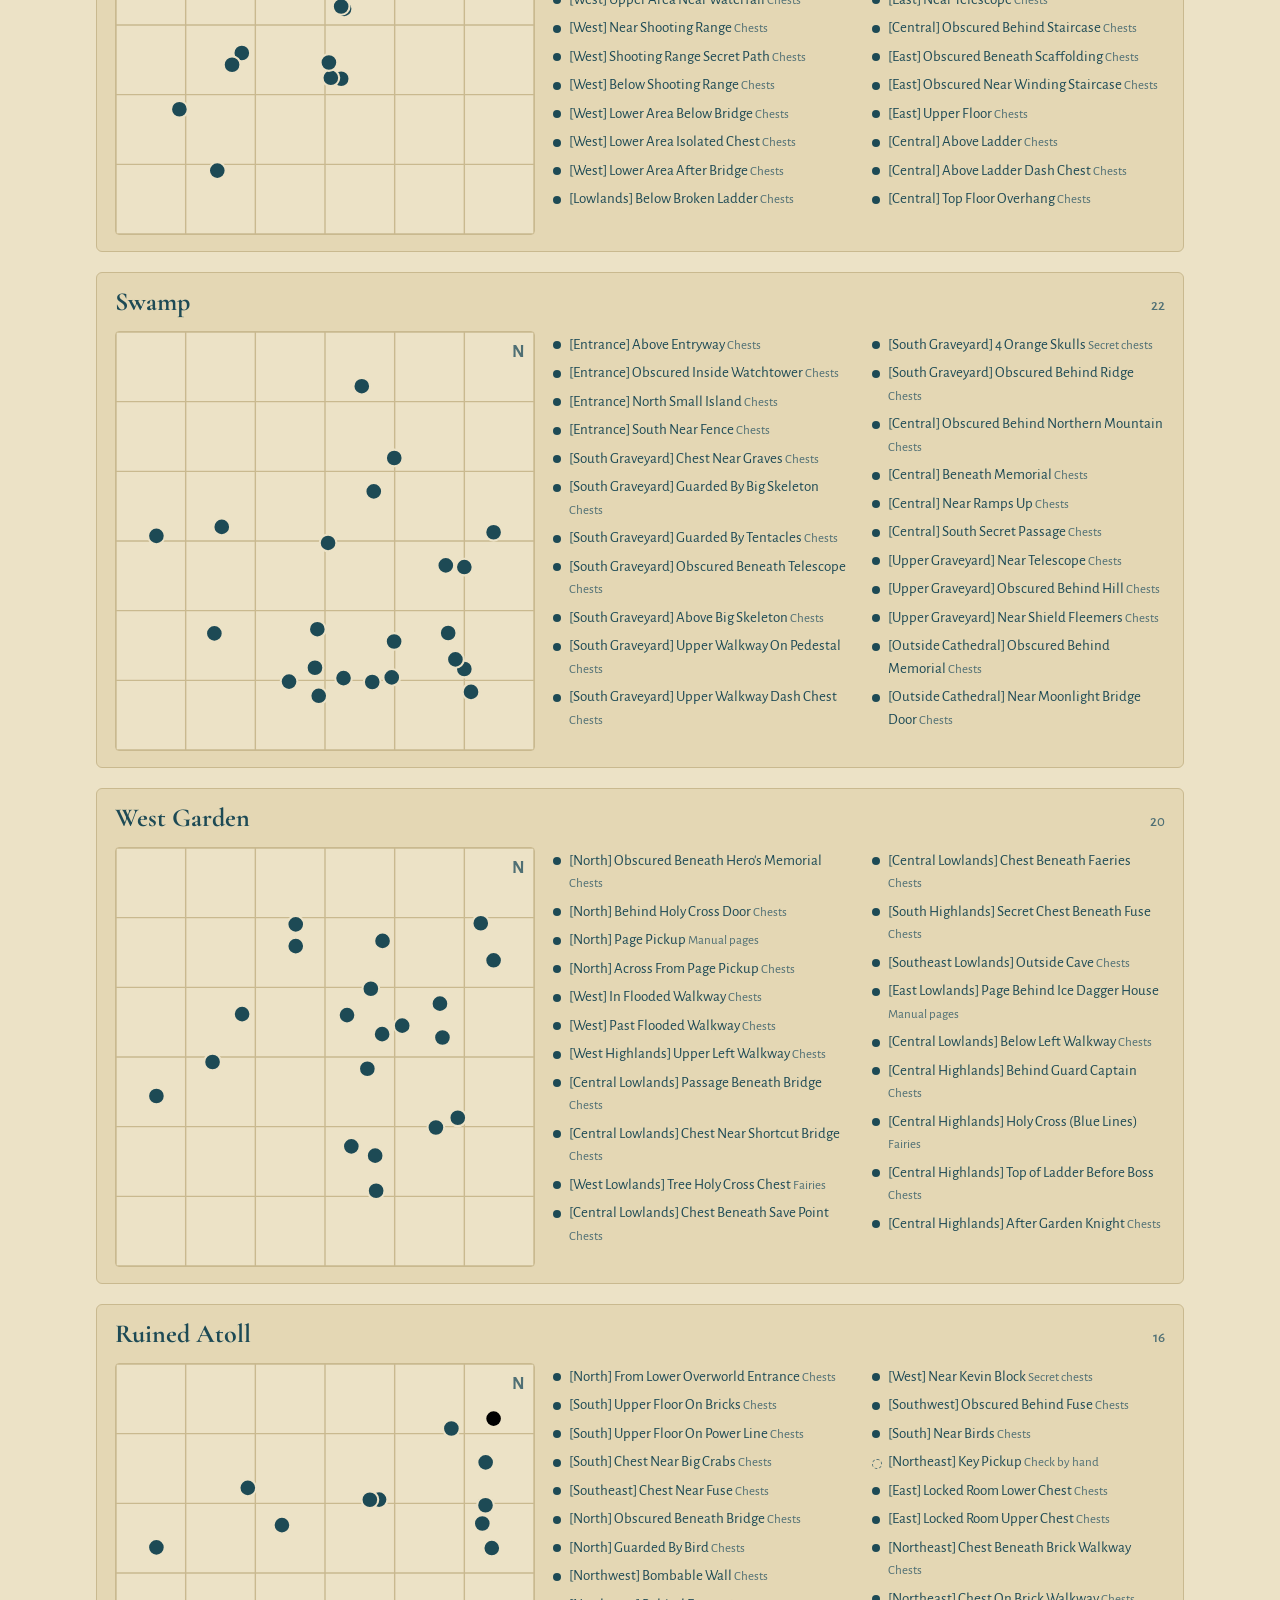
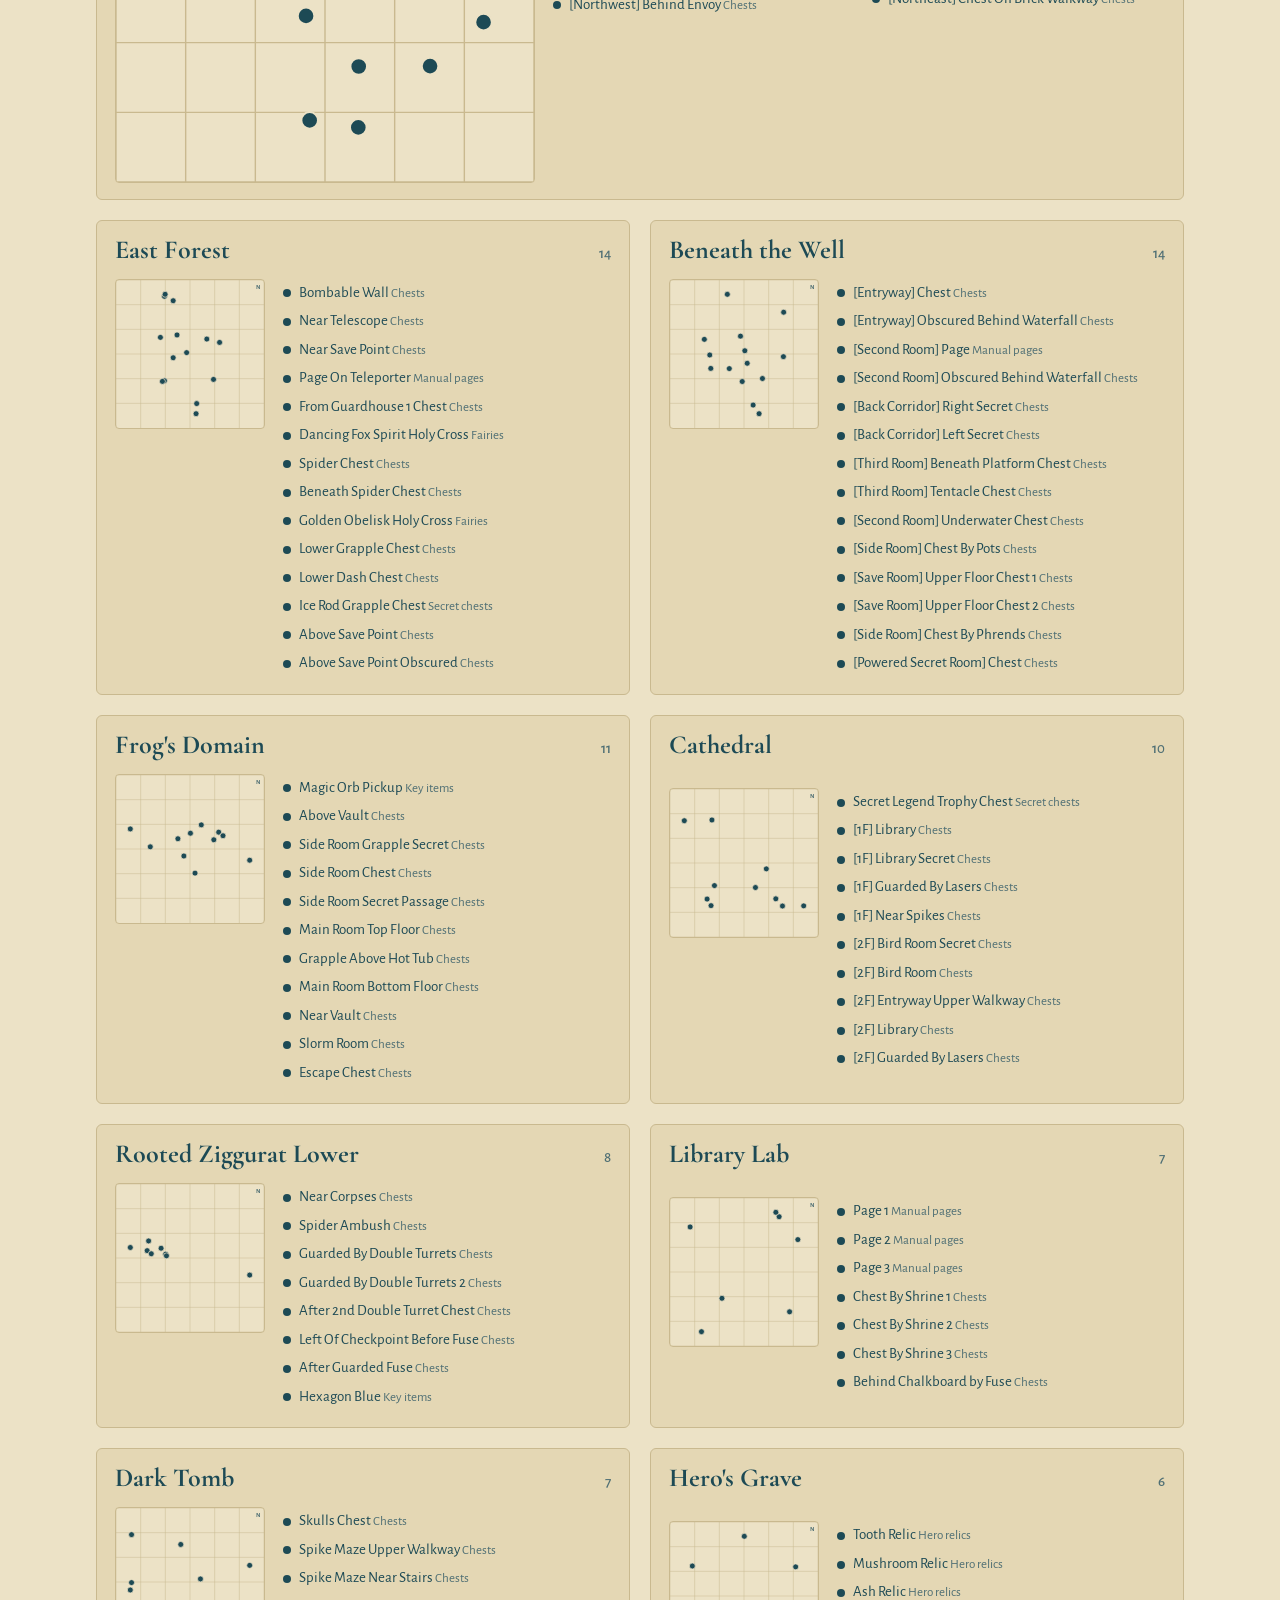
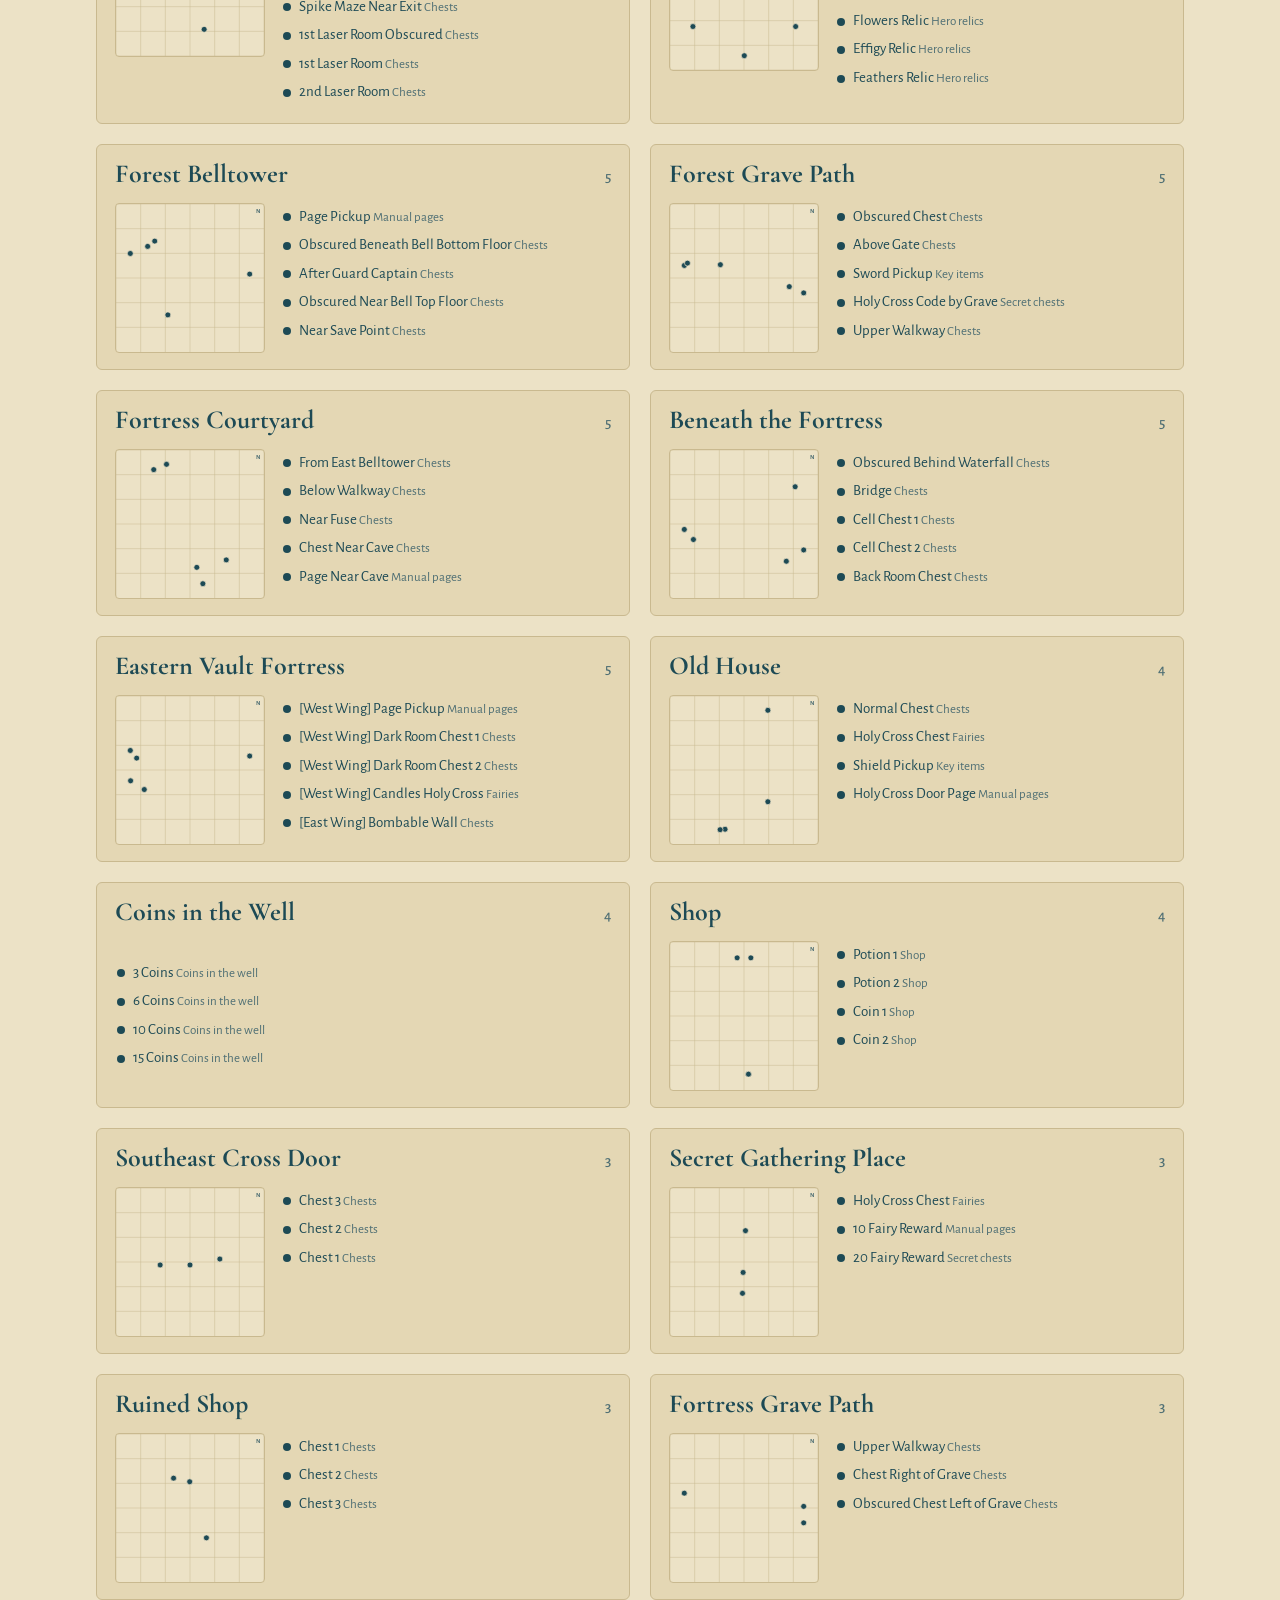
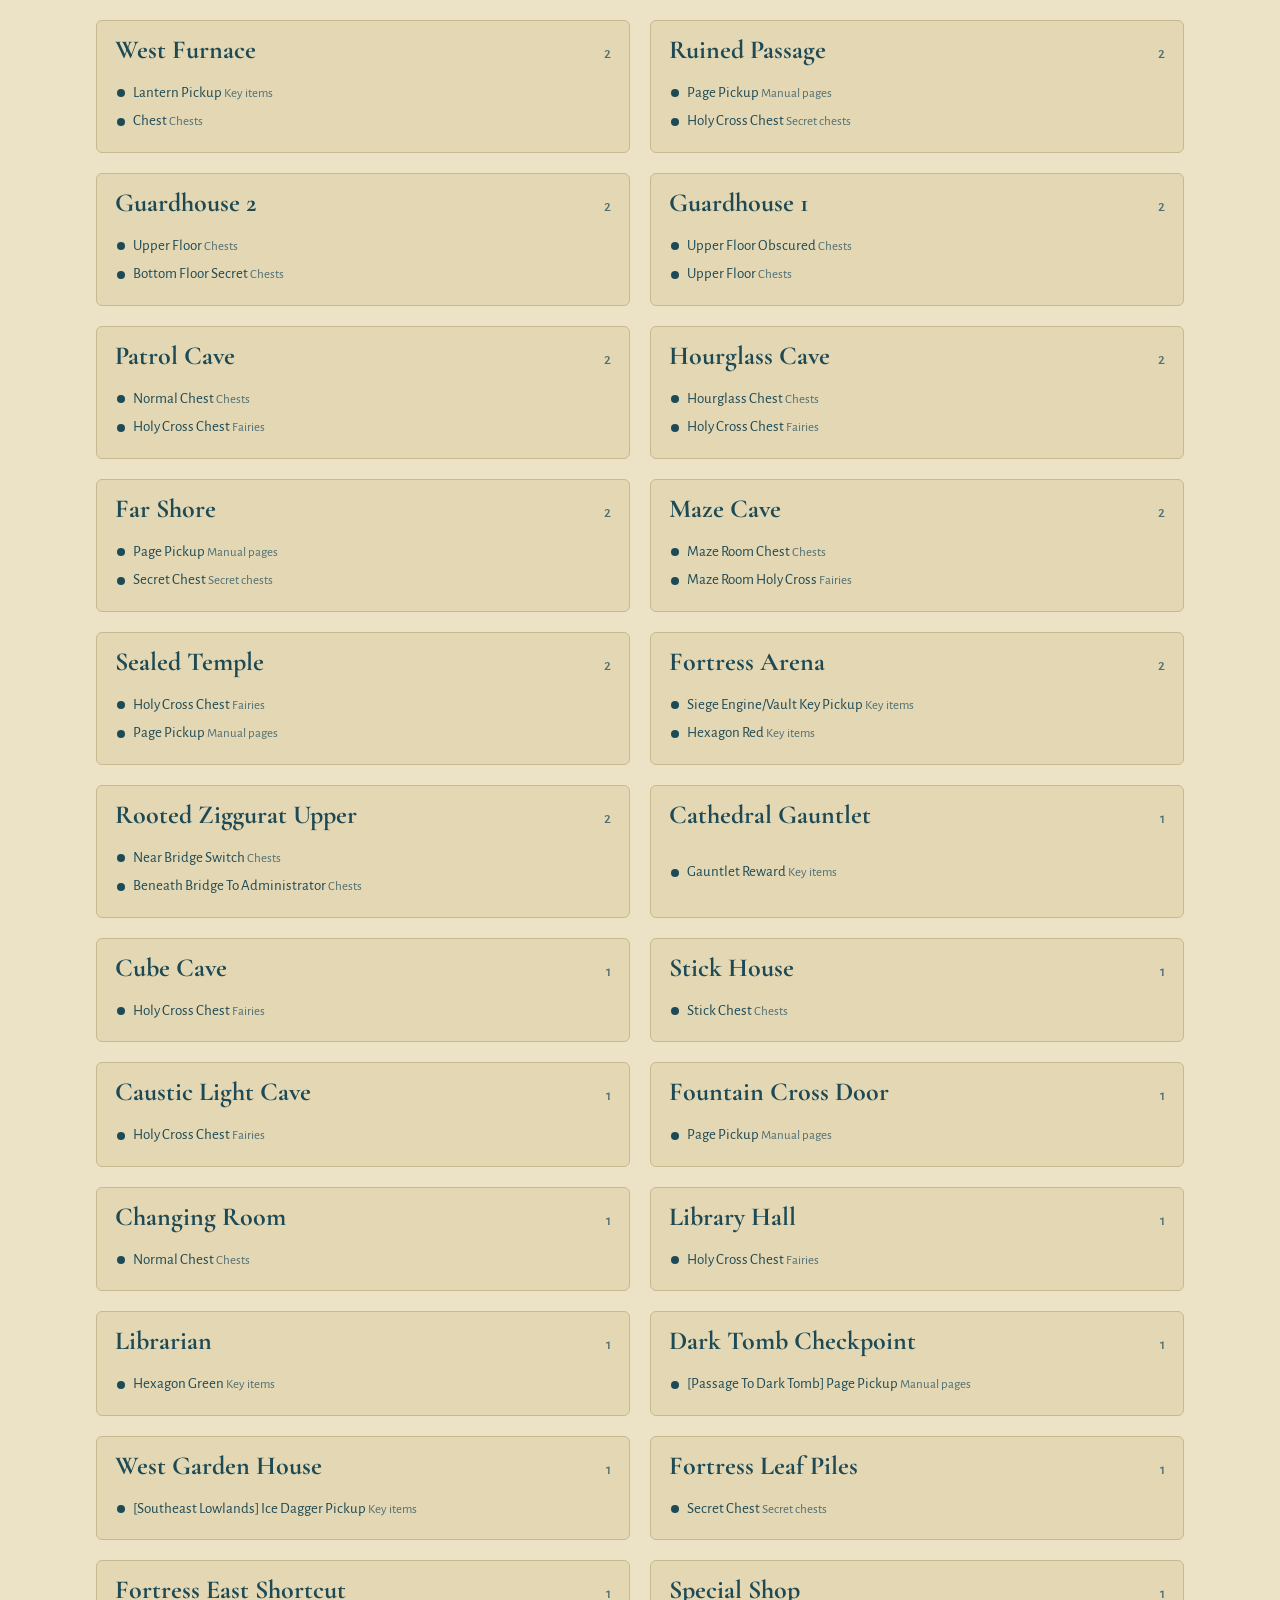
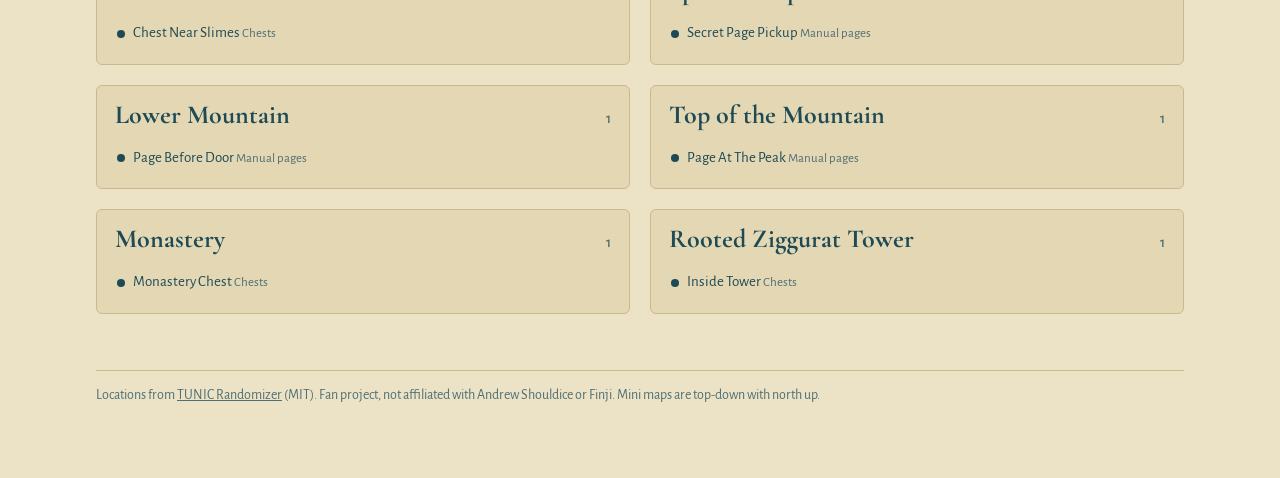
<file: tunic/index.html>
<!doctype html>
<html lang="en">
<head>
<meta charset="utf-8">
<meta name="viewport" content="width=device-width, initial-scale=1">
<title>Tunic Completionist</title>
<meta name="description" content="Load your Tunic save and see which chests, manual pages, fairies and secrets are still missing, with mini maps.">
<meta property="og:type" content="website">
<meta property="og:site_name" content="Game Completion Tool">
<meta property="og:title" content="Tunic Completionist">
<meta property="og:description" content="Load your Tunic save and see which chests, manual pages, fairies and secrets are still missing, with mini maps.">
<meta property="og:url" content="https://vincenzomarotta.github.io/game-completion-tool/tunic/">
<meta property="og:image" content="https://vincenzomarotta.github.io/game-completion-tool/og.png">
<meta property="og:image:width" content="1200">
<meta property="og:image:height" content="630">
<meta name="twitter:card" content="summary_large_image">
<link rel="icon" href="../favicon.svg" type="image/svg+xml">
<link rel="apple-touch-icon" href="../apple-touch-icon.png">
<link rel="preconnect" href="https://fonts.googleapis.com">
<link rel="preconnect" href="https://fonts.gstatic.com" crossorigin>
<link href="https://fonts.googleapis.com/css2?family=Cormorant+Garamond:ital,wght@0,600;0,700;1,600&family=Alegreya+Sans:wght@400;500;700&display=swap" rel="stylesheet">
<link rel="stylesheet" href="../ach.css">
<style>
:root{
  --paper:#ece2c6; --leaf:#e4d7b4; --ink:#1d4a55; --ink-soft:#4f6f74; --rule:#c9b98f;
  --fox:#e0662a; --gold:#c9962e; --got:#8aa3a3;
  --display:"Cormorant Garamond",Georgia,serif; --body:"Alegreya Sans",system-ui,sans-serif;
}
*{box-sizing:border-box}
body{margin:0;background:var(--paper);color:var(--ink);font:17px/1.5 var(--body)}
main{max-width:1120px;margin:0 auto;padding:20px 16px 72px}
:focus-visible{outline:2px solid var(--fox);outline-offset:2px}
a{color:inherit}
.top{display:flex;justify-content:space-between;align-items:center}
.back{display:inline-flex;align-items:center;gap:6px;color:var(--ink);font-size:15px;font-weight:500;text-decoration:none;border:1px solid var(--rule);border-radius:999px;padding:5px 14px 5px 11px;background:var(--leaf)}
.back::before{content:"‹";font-size:20px;line-height:.8}
.back:hover{border-color:var(--fox)}
.lang{display:flex;gap:2px}
.lang button{font:500 14px var(--body);color:var(--ink-soft);background:none;border:0;padding:4px 8px;cursor:pointer;border-radius:4px}
.lang button[aria-pressed=true]{color:var(--paper);background:var(--ink)}

.hero{display:grid;grid-template-columns:1fr auto;gap:16px 40px;align-items:end;margin:28px 0 8px;padding-bottom:24px;border-bottom:2px solid var(--ink)}
h1{font:700 clamp(48px,8vw,92px)/.9 var(--display);margin:0;letter-spacing:.01em}
.lede{margin:12px 0 0;max-width:36em;color:var(--ink-soft)}
.load{width:330px}
.btn{display:inline-block;font:700 16px var(--body);color:var(--paper);background:var(--ink);border-radius:4px;padding:11px 20px;cursor:pointer;box-shadow:3px 3px 0 var(--gold)}
.btn:hover{background:#163a43}
.btn input{position:absolute;opacity:0;width:1px;height:1px}
.path{font-size:14px;color:var(--ink-soft);margin:12px 0 0}
.path code{font:13px var(--body);color:var(--ink);background:var(--leaf);padding:1px 6px;border-radius:3px;word-break:break-all}
.path button{font:inherit;background:none;border:0;color:var(--fox);text-decoration:underline;cursor:pointer;padding:0 2px}
#err{color:#b2401a;font-size:15px;min-height:1.2em;margin-top:6px}

.controls{display:flex;flex-wrap:wrap;justify-content:space-between;align-items:baseline;gap:12px;margin:24px 0 8px}
#total{font:700 30px var(--display);margin:0}
.toggle{font-size:15px;color:var(--ink-soft);display:flex;gap:8px;align-items:center;cursor:pointer}
.toggle input{accent-color:var(--fox)}
.chips{display:flex;flex-wrap:wrap;gap:8px;margin:0 0 28px}
.chip{font:500 14px var(--body);color:var(--ink);background:transparent;border:1.5px solid var(--ink);border-radius:999px;padding:5px 12px;cursor:pointer}
.chip[aria-pressed=false]{opacity:.45;border-style:dashed}
.chip b{font-weight:700}
.chip.done{background:var(--ink);color:var(--paper)}

.regions{display:grid;grid-template-columns:repeat(auto-fill,minmax(480px,1fr));gap:20px}
.region{background:var(--leaf);border:1px solid var(--rule);border-radius:6px;padding:16px 18px;display:grid;grid-template-columns:150px 1fr;gap:16px;align-items:start}
.region.big{grid-column:1/-1;grid-template-columns:minmax(260px,420px) 1fr}
.region.nomap{grid-template-columns:1fr}
.region h2{grid-column:1/-1;font:700 26px/1 var(--display);margin:0;display:flex;justify-content:space-between;gap:12px;align-items:baseline}
.region h2 .n{font:500 15px var(--body);color:var(--ink-soft);white-space:nowrap}
.region.done h2 .n{color:var(--gold)}
.mini{width:100%;height:auto;background:var(--paper);border:1px solid var(--rule);border-radius:4px}
.mini .grid{stroke:var(--rule);stroke-width:1}
.mini circle{stroke:var(--paper);stroke-width:1.5;transition:r .15s}
.mini circle.miss{fill:var(--fox)}
.mini circle.got{fill:var(--got)}
.mini circle.todo{fill:var(--ink)}
.mini circle.hl{r:9;stroke:var(--ink);stroke-width:2.5}
.mini text{font:600 13px var(--body);fill:var(--ink-soft)}
.region ul{list-style:none;margin:0;padding:0;columns:1}
.region.big ul{columns:2 240px;column-gap:24px}
.region li{padding:3px 0 3px 18px;position:relative;font-size:15px;break-inside:avoid;cursor:default}
.region li::before{content:"";position:absolute;left:2px;top:.72em;width:8px;height:8px;border-radius:50%;background:var(--fox)}
.region li.got{color:var(--got)}
.region li.got::before{background:var(--got)}
.region li.todo::before{background:var(--ink)}
.region li.hand::before{background:transparent;border:1.5px dashed var(--ink-soft)}
.region li small{color:var(--ink-soft);font-size:13px}
.region li:hover{color:var(--fox)}
.region .note{font-size:14px;color:var(--ink-soft);margin:0}
footer{margin-top:56px;font-size:14px;color:var(--ink-soft);border-top:1px solid var(--rule);padding-top:14px}

@media (max-width:720px){
  .hero{grid-template-columns:1fr}
  .load{width:auto}
  .regions{grid-template-columns:1fr}
  .region,.region.big{grid-template-columns:1fr}
  .mini{max-width:320px}
}
@media (prefers-reduced-motion:reduce){*{transition:none!important}}
.tabs{display:flex;gap:3px;width:max-content;margin:0 0 24px;border:1px solid var(--rule);border-radius:10px;padding:3px;background:var(--leaf)}
.tabs button{font:500 16px var(--body);color:var(--ink-soft);background:none;border:0;border-radius:7px;padding:8px 16px;cursor:pointer}
.tabs button:hover{color:var(--ink)}
.tabs button[aria-selected=true]{color:var(--paper);background:var(--ink)}
#tab-ach{--ach-card:var(--leaf);--ach-line:var(--rule);--ach-ink:var(--ink);--ach-dim:var(--ink-soft);--ach-accent:var(--fox);--ach-done:var(--gold);margin-bottom:40px}
#tab-ach[hidden],#tab-items[hidden]{display:none}
</style>
</head>
<body>
<main>
  <div class="top">
    <a class="back" href="../" data-i18n="back">All games</a>
    <div class="lang" role="group" aria-label="Language"><button type="button" data-lang="it">IT</button><button type="button" data-lang="en">EN</button></div>
  </div>

  <section class="hero">
    <div>
      <h1>Tunic</h1>
      <p class="lede" data-i18n="lede"></p>
    </div>
    <div class="load">
      <label class="btn"><input type="file" id="file" accept=".tunic"><span data-i18n="load"></span></label>
      <p class="path"><span data-i18n="pathA"></span> <code id="p">%USERPROFILE%\AppData\LocalLow\Andrew Shouldice\Secret Legend\SAVES</code><button id="cp" type="button" data-i18n="copy"></button><br><span data-i18n="pathB"></span></p>
      <div id="err" role="alert"></div>
    </div>
  </section>

<nav class="tabs" role="tablist">
  <button type="button" role="tab" data-tab="items" aria-selected="true" data-i18n="tabItems"></button>
  <button type="button" role="tab" data-tab="ach" aria-selected="false" data-i18n="tabAch"></button>
</nav>
  <div id="tab-items">
  <div class="controls">
    <h2 id="total"></h2>
    <label class="toggle"><input type="checkbox" id="showGot"> <span data-i18n="showGot"></span></label>
  </div>
  <div class="chips" id="chips"></div>
  <div class="regions" id="regions"></div>
  </div>
  <section id="tab-ach" hidden></section>

  <footer data-i18n="footer"></footer>
</main>

<script src="../i18n.js"></script>
<script src="data.js"></script>
<script src="achievements.js"></script>
<script src="guide.js"></script>
<script src="../ach.js"></script>
<script>
const STRINGS = {
  it: {
    tabItems: "Oggetti", tabAch: "Obiettivi",
    back: "Tutti i giochi", load: "Carica il salvataggio",
    lede: "Carica il salvataggio e scopri quali forzieri, pagine, fate e segreti ti mancano, regione per regione, con una mini-mappa vista dall'alto. Il file resta sul tuo computer.",
    pathA: "Salvataggi in", copy: "copia", copied: "copiato",
    pathB: "Scegli il file <b>.tunic</b> più recente (il nome finisce con il numero più alto).",
    showGot: "Mostra anche quelli già presi",
    footer: 'Posizioni da <a href="https://github.com/silent-destroyer/tunic-randomizer">TUNIC Randomizer</a> (MIT). Progetto amatoriale, non affiliato con Andrew Shouldice o Finji. La mini-mappa è vista dall\'alto con il nord in alto.',
    notSave: "Questo file non è un salvataggio di Tunic. Scegli un file .tunic dalla cartella SAVES.",
    total: n => `${n} posizioni`, found: (g, n) => `${g} di ${n} trovati`, of: "di",
    hand: "Il gioco non registra questo oggetto in modo leggibile: controlla tu.", allDone: "Completo.",
    shared: "Questo forziere condivide il salvataggio con quello della Stick House.",
  },
  en: {
    tabItems: "Items", tabAch: "Achievements",
    back: "All games", load: "Load your save",
    lede: "Load your save and see which chests, pages, fairies and secrets you're missing, region by region, with a top-down mini map. The file stays on your computer.",
    pathA: "Saves are in", copy: "copy", copied: "copied",
    pathB: "Pick the most recent <b>.tunic</b> file (the name ending in the highest number).",
    showGot: "Also show collected",
    footer: 'Locations from <a href="https://github.com/silent-destroyer/tunic-randomizer">TUNIC Randomizer</a> (MIT). Fan project, not affiliated with Andrew Shouldice or Finji. Mini maps are top-down with north up.',
    notSave: "This isn't a Tunic save. Pick a .tunic file from the SAVES folder.",
    total: n => `${n} locations`, found: (g, n) => `${g} of ${n} found`, of: "of",
    hand: "The game doesn't record this one in a readable way: check it yourself.", allDone: "Complete.",
    shared: "This chest shares its save flag with the Stick House chest.",
  },
};
const GROUPS = {
  Chests: ["Forzieri", "Chests"], Secrets: ["Forzieri segreti", "Secret chests"], Fairies: ["Fate", "Fairies"],
  Pages: ["Pagine del manuale", "Manual pages"], KeyItems: ["Oggetti chiave", "Key items"], Relics: ["Reliquie dell'eroe", "Hero relics"],
  Well: ["Monete nel pozzo", "Coins in the well"], Shop: ["Negozio", "Shop"], Manual: ["Da controllare a mano", "Check by hand"],
};
const BIG = new Set(["Overworld", "Quarry", "Swamp", "West Garden", "Ruined Atoll"]);
const t = I18N.t;
const gname = g => GROUPS[g][I18N.lang === "en" ? 1 : 0];
const esc = s => String(s).replace(/[&<>"]/g, c => ({ "&": "&amp;", "<": "&lt;", ">": "&gt;", '"': "&quot;" })[c]);

// A .tunic save is plain text, one "key|value" per line.
function parseSave(text) {
  const save = new Map();
  for (const line of text.split(/\r?\n/)) {
    const i = line.indexOf("|");
    if (i > 0) save.set(line.slice(0, i), line.slice(i + 1));
  }
  if (!save.has("game started") && !save.has("playtime")) throw new Error(t("notSave"));
  const num = k => { const v = save.get(k); return v === undefined ? 0 : isNaN(+v) ? 1 : +v; };
  const has = tr => tr[0] === "k" ? num(tr[1]) >= 1 : tr[0] === "n" ? num(tr[1]) >= tr[2] : tr[1].some(has);
  return has;
}

let got = null; // array of booleans per location, null before a save is loaded
const shown = new Set(Object.keys(GROUPS));

function state(i) {
  const l = TUNIC[i];
  if (!l.t) return "hand";
  if (!got) return "todo";
  return got[i] ? "got" : "miss";
}

function miniMap(idx) {
  const pts = idx.filter(i => TUNIC[i].p[0] || TUNIC[i].p[1]);
  if (pts.length < 3) return "";
  const xs = pts.map(i => TUNIC[i].p[0]), zs = pts.map(i => TUNIC[i].p[1]);
  const cx = (Math.min(...xs) + Math.max(...xs)) / 2, cz = (Math.min(...zs) + Math.max(...zs)) / 2;
  const span = Math.max(Math.max(...xs) - Math.min(...xs), Math.max(...zs) - Math.min(...zs), 20) * 1.24;
  const w = 300, h = 300, S = 300 / span;
  const X = x => 150 + (x - cx) * S, Y = z => 150 - (z - cz) * S;
  let grid = "";
  for (let g = 0; g <= w; g += 50) grid += `<line class="grid" x1="${g}" y1="0" x2="${g}" y2="${h}"/>`;
  for (let g = 0; g <= h; g += 50) grid += `<line class="grid" x1="0" y1="${g}" x2="${w}" y2="${g}"/>`;
  const dots = pts.map(i => `<circle class="${state(i)}" data-i="${i}" cx="${X(TUNIC[i].p[0]).toFixed(1)}" cy="${Y(TUNIC[i].p[1]).toFixed(1)}" r="6"><title>${esc(TUNIC[i].n)}</title></circle>`).join("");
  return `<svg class="mini" viewBox="0 0 ${w.toFixed(0)} ${h.toFixed(0)}" role="img" aria-label="${esc(TUNIC[pts[0]].r)}">${grid}<text x="${(w - 16).toFixed(0)}" y="18">N</text>${dots}</svg>`;
}

function render() {
  const showGot = document.getElementById("showGot").checked;
  const visible = TUNIC.map((l, i) => i).filter(i => shown.has(TUNIC[i].g));
  const n = got ? got.filter(Boolean).length : 0;
  document.getElementById("total").textContent = got ? t("found", n, TUNIC.length) : t("total", TUNIC.length);

  document.getElementById("chips").innerHTML = Object.keys(GROUPS).map(g => {
    const idx = TUNIC.map((l, i) => i).filter(i => TUNIC[i].g === g);
    const k = got ? idx.filter(i => got[i]).length : 0;
    const done = got && g !== "Manual" && k === idx.length;
    return `<button type="button" class="chip${done ? " done" : ""}" data-g="${g}" aria-pressed="${shown.has(g)}">${esc(gname(g))} <b>${got && g !== "Manual" ? `${k}/` : ""}${idx.length}</b></button>`;
  }).join("");

  const regions = new Map();
  for (const i of visible) (regions.get(TUNIC[i].r) ?? regions.set(TUNIC[i].r, []).get(TUNIC[i].r)).push(i);
  document.getElementById("regions").innerHTML = [...regions].sort((a, b) => b[1].length - a[1].length).map(([r, idx]) => {
    const tracked = idx.filter(i => TUNIC[i].t), k = got ? tracked.filter(i => got[i]).length : 0;
    const done = got && k === tracked.length;
    const list = idx.filter(i => showGot || state(i) !== "got");
    const items = list.map(i => {
      const l = TUNIC[i], s = state(i);
      const note = s === "hand" ? t("hand") : l.t?.[1] === "chest open 19" ? t("shared") : "";
      return `<li class="${s}" data-i="${i}"${note ? ` title="${esc(note)}"` : ""}>${esc(l.n)} <small>${esc(gname(l.g))}</small></li>`;
    }).join("");
    const mm = miniMap(idx);
    return `<section class="region${BIG.has(r) ? " big" : ""}${mm ? "" : " nomap"}${done ? " done" : ""}">
      <h2>${esc(r)}<span class="n">${got ? `${k} ${t("of")} ` : ""}${tracked.length}</span></h2>
      ${mm}
      <div>${items ? `<ul>${items}</ul>` : `<p class="note">${t("allDone")}</p>`}</div>
    </section>`;
  }).join("");
}

// Hovering a list item highlights its dot on the mini map, and vice versa.
function highlight(e, on) {
  const el = e.target.closest("[data-i]");
  if (!el) return;
  document.querySelectorAll(`[data-i="${el.dataset.i}"]`).forEach(x => x.classList.toggle("hl", on));
}
const regionsEl = document.getElementById("regions");
regionsEl.addEventListener("mouseover", e => highlight(e, true));
regionsEl.addEventListener("mouseout", e => highlight(e, false));

document.getElementById("chips").addEventListener("click", e => {
  const b = e.target.closest("[data-g]");
  if (!b) return;
  shown.has(b.dataset.g) ? shown.delete(b.dataset.g) : shown.add(b.dataset.g);
  render();
});
document.getElementById("showGot").onchange = render;

// Achievements the save can answer, from the tracked locations.
const groupGot = (g, any) => { const r = TUNIC.map((l, i) => [l, i]).filter(([l]) => l.g === g); return any ? r.some(([, i]) => got[i]) : r.every(([, i]) => got[i]); };
const TUNIC_ACH = {
  FAIRY: () => groupGot("Fairies", true), MANUAL: () => groupGot("Pages"), COIN15: () => groupGot("Well"),
  DASH: () => TUNIC.some((l, i) => l.n === "Gauntlet Reward" && got[i]),
};
ACH_UI.init(document.getElementById("tab-ach"), { check: k => !got ? undefined : TUNIC_ACH[k] ? TUNIC_ACH[k]() : null });

async function load(file) {
  const err = document.getElementById("err");
  err.textContent = "";
  try {
    const has = parseSave(await file.text());
    got = TUNIC.map(l => !!l.t && has(l.t));
    render();
    ACH_UI.draw();
  } catch (e) { err.textContent = e.message; }
}
document.getElementById("file").onchange = e => e.target.files[0] && load(e.target.files[0]);
document.addEventListener("dragover", e => e.preventDefault());
document.addEventListener("drop", e => { e.preventDefault(); e.dataTransfer.files[0] && load(e.dataTransfer.files[0]); });
document.getElementById("cp").onclick = e => {
  navigator.clipboard?.writeText(document.getElementById("p").textContent);
  e.target.textContent = t("copied");
};

function showTab(name) {
  document.querySelectorAll(".tabs button").forEach(b => b.setAttribute("aria-selected", b.dataset.tab === name));
  document.getElementById("tab-items").hidden = name !== "items";
  document.getElementById("tab-ach").hidden = name !== "ach";
}
document.querySelector(".tabs").addEventListener("click", e => { const b = e.target.closest("[data-tab]"); if (b) showTab(b.dataset.tab); });
I18N.init(STRINGS, () => { document.getElementById("err").textContent = ""; render(); ACH_UI.draw(); });
</script>
</body>
</html>
</file>
<file: ach.css>
/* Shared achievements list (ach.js). Pages set --ach-card, --ach-line, --ach-ink, --ach-dim, --ach-accent, --ach-done. */
.ach-head{display:flex;flex-wrap:wrap;justify-content:space-between;align-items:baseline;gap:12px;margin-bottom:14px}
.ach-head h2{font-size:19px;font-weight:500;margin:0}
.ach-hint{margin:4px 0 0;color:var(--ach-dim);font-size:14px;max-width:60em}
.ach-hint a{color:inherit}
.ach-filters{display:flex;gap:4px}
.ach-filters button{font:inherit;font-size:14px;color:var(--ach-dim);background:var(--ach-card);border:1px solid var(--ach-line);border-radius:999px;padding:5px 12px;cursor:pointer}
.ach-filters button[aria-pressed=true]{color:var(--ach-card);background:var(--ach-ink);border-color:var(--ach-ink)}
.achs{list-style:none;margin:0;padding:0;display:grid;grid-template-columns:repeat(auto-fill,minmax(300px,1fr));gap:10px}
.ach{background:var(--ach-card);border:1px solid var(--ach-line);border-radius:8px;padding:10px;display:grid;grid-template-columns:64px 1fr;gap:12px;align-items:start;color:var(--ach-ink)}
.ach.done{border-color:var(--ach-done)}
.ach-ico{width:64px;height:64px;border-radius:6px;background-repeat:no-repeat}
.ach h3{font-size:15px;font-weight:600;line-height:1.25;margin:0}
.ach p{margin:3px 0 0;font-size:14px}
.ach-d{color:var(--ach-ink)}
.ach-how{margin-top:4px;font-size:14px;max-width:80ch}
.ach-how summary{cursor:pointer;color:var(--ach-accent);font-size:13px;width:max-content}
.ach-how p,.ach-how ol{color:var(--ach-ink);opacity:.88;line-height:1.45}
.ach-how ol{margin:6px 0 0;padding-left:20px;font-size:14px}
.ach-how li{margin:3px 0}
.achs > .ach.open-guide{grid-column:1/-1}
.ach-st{font-size:13px!important;color:var(--ach-accent)}
.ach.done .ach-st{color:var(--ach-done)}
.ach.unknown .ach-st{color:var(--ach-dim)}
.ach.secret h3,.ach.secret .ach-d{filter:blur(6px);user-select:none}
.ach.secret .ach-ico{filter:blur(4px)}
.ach.secret .ach-how{display:none}
.ach-reveal{margin-top:6px;font:inherit;font-size:13px;color:var(--ach-ink);background:none;border:1px solid var(--ach-line);border-radius:999px;padding:3px 10px;cursor:pointer}
.ach-secrets{margin-top:8px}
.ach-warn{margin:0;font-size:14px;color:var(--ach-ink);background:var(--ach-card);border:1px solid var(--ach-accent);border-radius:8px;padding:8px 10px;max-width:60em}
.ach-warn button{font:inherit;font-size:13px;margin-left:6px;padding:3px 10px;border-radius:999px;cursor:pointer;border:1px solid var(--ach-line);background:none;color:var(--ach-ink)}
.ach-warn button[data-sec=yes]{background:var(--ach-accent);border-color:var(--ach-accent);color:var(--ach-card)}
</file>
